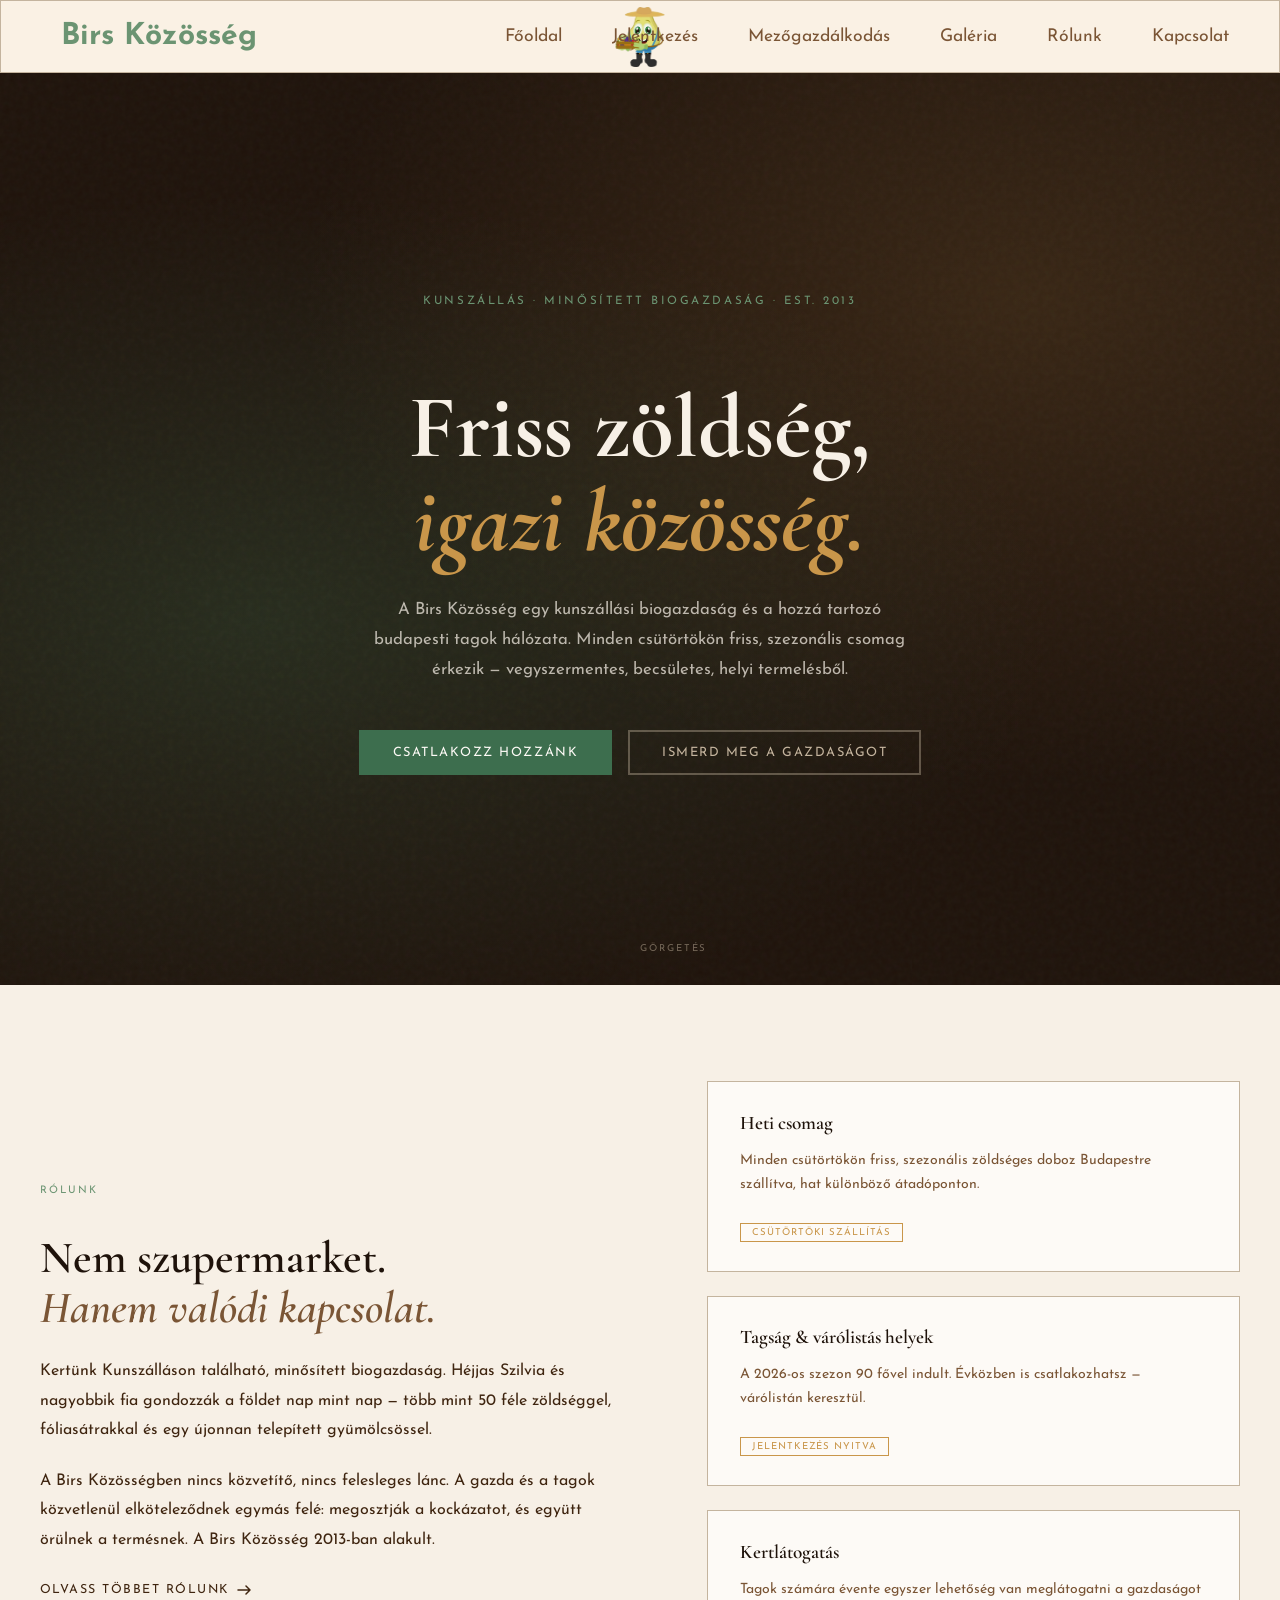
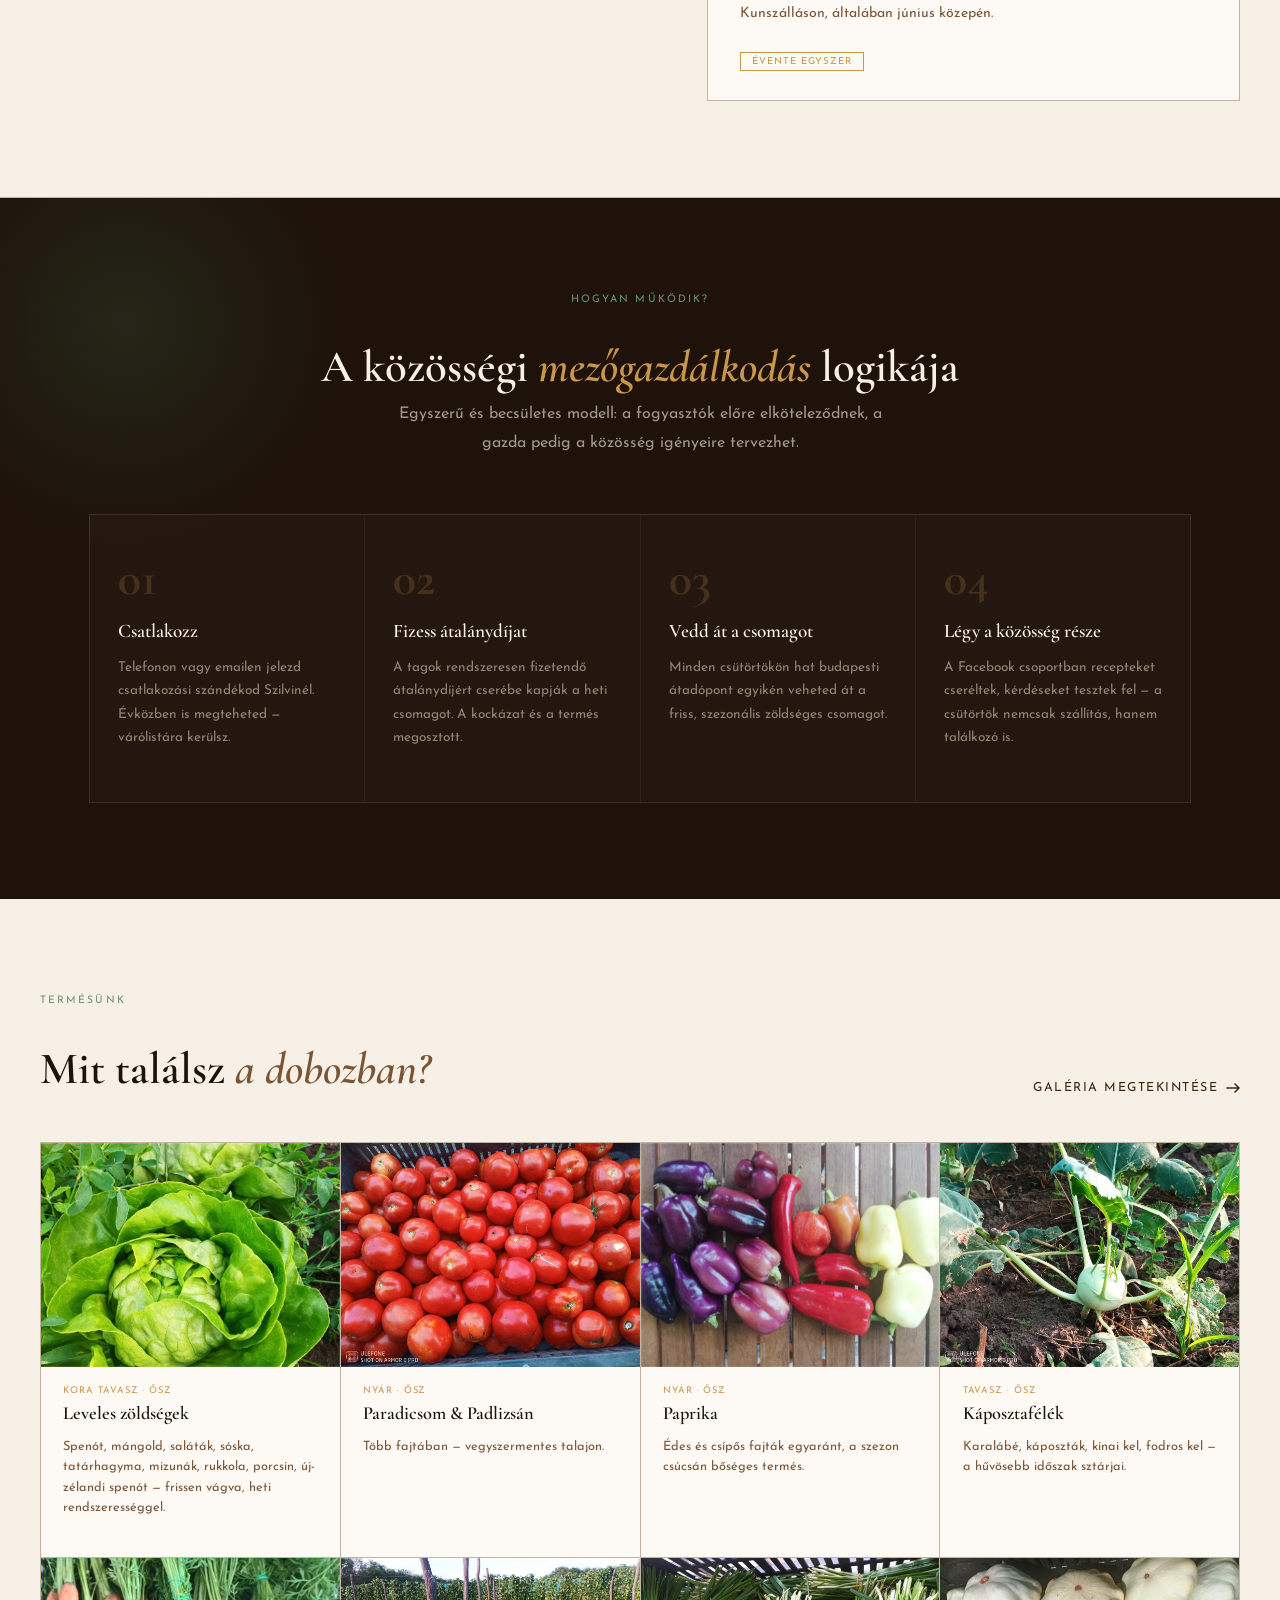
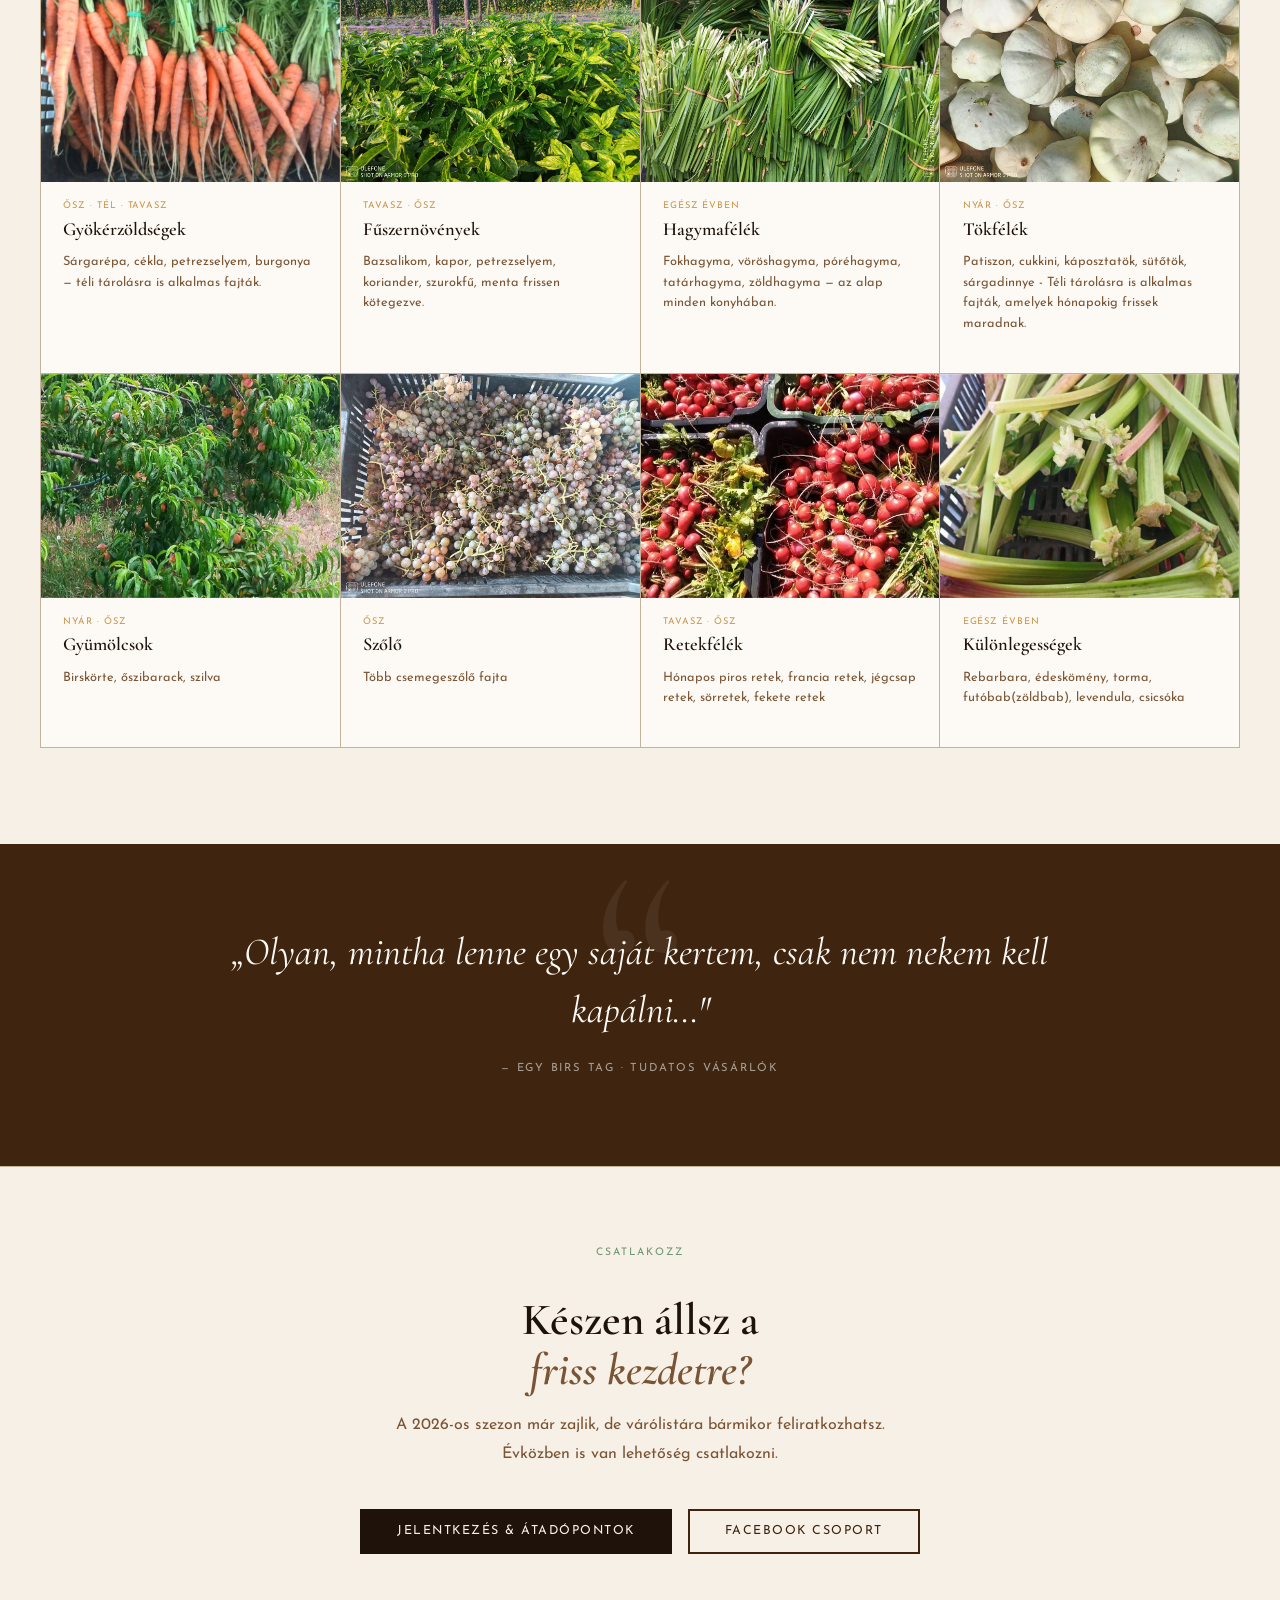
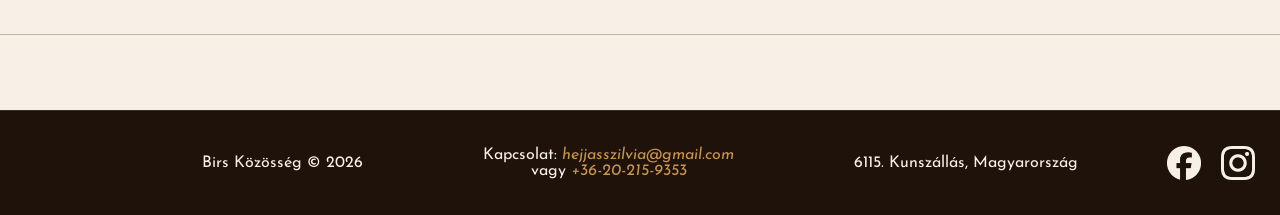
<file: index.html>
<!DOCTYPE html>
<html lang="hu">
<head>
    <meta charset="UTF-8">
    <meta name="viewport" content="width=device-width, initial-scale=1.0">
    <meta name="description" content="A Birs Közösség hivatalos weboldala, ahol információkat találhatsz a közösségi mezőgazdaság rejtelmeiről, jelentkezési lehetőségekről és kapcsolatba léphetsz velünk.">
    <meta name="keywords" content="Birs Közösség, Kovács Tibor, közösségi mezőgazdaság, közösségi mezőgazdálkodás, jelentkezés, kapcsolat, galéria, mezőgazdálkodás, birs, Birs, zöldség, gyümölcs, fenntarthatóság, közösség, Kunszállás, Magyarország, birskozosseg, Héjjas, Szilvia, közösségi kert, helyi termelés, bio, organikus, egészséges életmód, környezetvédelem, fenntartható mezőgazdaság, közösségi támogatás, helyi élelmiszer, Héjjas Szilvia, Tudatos Vásárlók">

    <link rel="preconnect" href="https://fonts.googleapis.com">
    <link rel="preconnect" href="https://fonts.gstatic.com" crossorigin>
    <link href="https://fonts.googleapis.com/css2?family=Cormorant+Garamond:ital,wght@0,300..700;1,300..700&family=Josefin+Sans:ital,wght@0,100..700;1,100..700&display=swap" rel="stylesheet">

    <link rel="stylesheet" href="style.css">
    <script src="script.js"></script>
    <link rel="shortcut icon" href="img/logoszel.png" type="image/x-icon">

    <title>Birs Közösség</title>

    <style>
        /* ── HERO ── */
        .hero {
            position: relative;
            min-height: 88vh;
            background: var(--soil);
            display: flex;
            align-items: center;
            justify-content: center;
            overflow: hidden;
            text-align: center;
            padding: 60px 24px;
        }

        .hero::before {
            content: '';
            position: absolute;
            inset: 0;
            background:
                radial-gradient(ellipse at 20% 60%, rgba(61,110,78,0.28) 0%, transparent 55%),
                radial-gradient(ellipse at 80% 25%, rgba(201,150,74,0.15) 0%, transparent 50%);
            pointer-events: none;
        }

        /* grain on hero */
        .hero::after {
            content: '';
            position: absolute;
            inset: 0;
            background-image: url("data:image/svg+xml,%3Csvg viewBox='0 0 200 200' xmlns='http://www.w3.org/2000/svg'%3E%3Cfilter id='n'%3E%3CfeTurbulence type='fractalNoise' baseFrequency='0.75' numOctaves='4' stitchTiles='stitch'/%3E%3C/filter%3E%3Crect width='100%25' height='100%25' filter='url(%23n)' opacity='0.04'/%3E%3C/svg%3E");
            pointer-events: none;
            z-index: 1;
        }

        .hero-inner {
            position: relative;
            z-index: 2;
            max-width: 820px;
        }

        .hero-eyebrow {
            font-family: 'Josefin Sans', sans-serif;
            font-size: 0.72rem;
            letter-spacing: 0.22em;
            text-transform: uppercase;
            color: var(--sage);
            margin-bottom: 1.4rem;
            opacity: 0;
            animation: hfadeUp 0.8s ease forwards 0.1s;
        }

        .hero-title {
            font-family: 'Cormorant Garamond', serif;
            font-size: clamp(3rem, 7vw, 6rem);
            font-weight: 700;
            line-height: 1.05;
            color: var(--cream);
            margin-bottom: 1.6rem;
            opacity: 0;
            animation: hfadeUp 0.9s ease forwards 0.3s;
        }

        .hero-title em {
            font-style: italic;
            color: var(--straw);
        }

        .hero-sub {
            font-family: 'Josefin Sans', sans-serif;
            font-size: 1.05rem;
            line-height: 1.8;
            color: rgba(247,240,230,0.72);
            max-width: 54ch;
            margin: 0 auto 2.8rem;
            opacity: 0;
            animation: hfadeUp 0.9s ease forwards 0.5s;
        }

        .hero-btns {
            display: flex;
            gap: 1rem;
            justify-content: center;
            flex-wrap: wrap;
            opacity: 0;
            animation: hfadeUp 0.9s ease forwards 0.7s;
        }

        .btn-primary {
            background: var(--meadow);
            color: var(--white);
            font-family: 'Josefin Sans', sans-serif;
            font-size: 0.8rem;
            letter-spacing: 0.12em;
            text-transform: uppercase;
            text-decoration: none;
            padding: 0.85rem 2rem;
            border: 2px solid var(--meadow);
            transition: background 0.3s, color 0.3s, transform 0.2s;
            display: inline-block;
        }

        .btn-primary:hover {
            background: transparent;
            color: var(--sage);
            transform: translateY(-2px);
        }

        .btn-outline {
            background: transparent;
            color: var(--dusk);
            font-family: 'Josefin Sans', sans-serif;
            font-size: 0.8rem;
            letter-spacing: 0.12em;
            text-transform: uppercase;
            text-decoration: none;
            padding: 0.85rem 2rem;
            border: 2px solid rgba(196,180,158,0.4);
            transition: border-color 0.3s, color 0.3s, transform 0.2s;
            display: inline-block;
        }

        .btn-outline:hover {
            border-color: var(--dusk);
            color: var(--cream);
            transform: translateY(-2px);
        }

        .hero-scroll {
            position: absolute;
            bottom: 2rem;
            left: 50%;
            transform: translateX(-50%);
            z-index: 2;
            display: flex;
            flex-direction: column;
            align-items: center;
            gap: 0.4rem;
            opacity: 0;
            animation: hfadeUp 1s ease forwards 1.1s;
        }

        .hero-scroll span {
            font-family: 'Josefin Sans', sans-serif;
            font-size: 0.6rem;
            letter-spacing: 0.2em;
            text-transform: uppercase;
            color: rgba(196,180,158,0.5);
        }

        .scroll-line {
            width: 1px;
            height: 40px;
            background: linear-gradient(to bottom, rgba(196,180,158,0.4), transparent);
            animation: scrollPulse 2s ease-in-out infinite;
        }



        /* ── INTRO ── */
        .intro {
            display: grid;
            grid-template-columns: 1.1fr 1fr;
            max-width: 1200px;
            margin: 0 auto;
            padding: 6rem 2.5rem;
            gap: 5rem;
            align-items: center;
        }

        .intro-text {}

        .section-eyebrow {
            font-family: 'Josefin Sans', sans-serif;
            font-size: 0.65rem;
            letter-spacing: 0.2em;
            text-transform: uppercase;
            color: var(--sage);
            margin-bottom: 0.9rem;
            display: block;
        }

        .section-title {
            font-family: 'Cormorant Garamond', serif;
            font-size: clamp(2rem, 3.5vw, 3.2rem);
            font-weight: 600;
            line-height: 1.12;
            color: var(--soil);
            margin-bottom: 1.5rem;
        }

        .section-title em {
            font-style: italic;
            color: var(--clay);
        }

        .intro-text p {
            font-size: 1rem;
            line-height: 1.85;
            color: var(--bark);
            margin-bottom: 1.3rem;
        }

        .text-link {
            display: inline-flex;
            align-items: center;
            gap: 0.5rem;
            font-family: 'Josefin Sans', sans-serif;
            font-size: 0.78rem;
            letter-spacing: 0.12em;
            text-transform: uppercase;
            color: var(--bark);
            text-decoration: none;
            margin-top: 0.5rem;
            transition: gap 0.25s;
        }

        .text-link:hover { gap: 0.85rem; }

        .intro-aside {
            display: flex;
            flex-direction: column;
            gap: 1.5rem;
        }

        .aside-card {
            background: var(--white);
            border: 1px solid var(--dusk);
            padding: 1.8rem 2rem;
            position: relative;
            overflow: hidden;
            transition: transform 0.3s, box-shadow 0.3s;
        }

        .aside-card::before {
            content: '';
            position: absolute;
            left: 0; top: 0; bottom: 0;
            width: 3px;
            background: var(--bark);
            transform: scaleY(0);
            transition: transform 0.3s ease;
            transform-origin: bottom;
        }

        .aside-card:hover { transform: translateX(4px); box-shadow: -4px 0 0 var(--bark); }
        .aside-card:hover::before { transform: scaleY(1); }

        .aside-card-title {
            font-family: 'Cormorant Garamond', serif;
            font-size: 1.2rem;
            font-weight: 600;
            color: var(--soil);
            margin-bottom: 0.5rem;
        }

        .aside-card p {
            font-size: 0.88rem;
            line-height: 1.7;
            color: var(--clay);
        }

        .aside-card-tag {
            display: inline-block;
            font-family: 'Josefin Sans', sans-serif;
            font-size: 0.6rem;
            letter-spacing: 0.1em;
            text-transform: uppercase;
            padding: 0.25rem 0.7rem;
            border: 1px solid var(--straw);
            color: var(--straw);
            margin-top: 0.75rem;
        }

        /* ── HOW IT WORKS ── */
        .how-section {
            background: var(--soil);
            padding: 6rem 2.5rem;
            text-align: center;
            position: relative;
            overflow: hidden;
        }

        .how-section::before {
            content: '';
            position: absolute;
            top: -100px; left: -100px;
            width: 450px; height: 450px;
            border-radius: 50%;
            background: radial-gradient(circle, rgba(61,110,78,0.22), transparent 70%);
            pointer-events: none;
        }

        .how-section .section-title { color: var(--cream); margin-bottom: 0.5rem; }
        .how-section .section-title em { color: var(--straw); }
        .how-section > p {
            font-size: 1rem;
            color: rgba(247,240,230,0.6);
            max-width: 50ch;
            margin: 0 auto 3.5rem;
            line-height: 1.8;
        }

        .steps-grid {
            display: grid;
            grid-template-columns: repeat(4, 1fr);
            gap: 1px;
            background: rgba(255,255,255,0.07);
            max-width: 1100px;
            margin: 0 auto;
            border: 1px solid rgba(255,255,255,0.07);
        }

        .step-card {
            background: rgba(30,18,10,0.6);
            padding: 2.5rem 1.75rem;
            text-align: left;
            transition: background 0.3s;
            position: relative;
        }

        .step-card::after {
            content: '';
            position: absolute;
            bottom: 0; left: 0; right: 0;
            height: 2px;
            background: var(--straw);
            transform: scaleX(0);
            transition: transform 0.3s ease;
            transform-origin: left;
        }

        .step-card:hover { background: rgba(63,37,16,0.18); }
        .step-card:hover::after { transform: scaleX(1); }

        .step-num {
            font-family: 'Cormorant Garamond', serif;
            font-size: 3rem;
            font-weight: 700;
            color: rgba(201,150,74,0.2);
            line-height: 1;
            margin-bottom: 1rem;
        }

        .step-title {
            font-family: 'Cormorant Garamond', serif;
            font-size: 1.2rem;
            font-weight: 600;
            color: var(--cream);
            margin-bottom: 0.65rem;
        }

        .step-desc {
            font-size: 0.85rem;
            line-height: 1.7;
            color: rgba(196,180,158,0.7);
        }

        /* ── PRODUCE PREVIEW ── */
        .produce-section {
            padding: 6rem 2.5rem;
            max-width: 1200px;
            margin: 0 auto;
        }

        .produce-section-header {
            display: flex;
            justify-content: space-between;
            align-items: flex-end;
            margin-bottom: 3rem;
            flex-wrap: wrap;
            gap: 1rem;
        }

        .produce-grid {
            display: grid;
            grid-template-columns: repeat(4, 1fr);
            gap: 1px;
            background: var(--dusk);
            border: 1px solid var(--dusk);
        }

        .produce-card {
            background: var(--white);
            padding: 0;
            position: relative;
            overflow: hidden;
            transition: background 0.25s;
            display: flex;
            flex-direction: column;
        }

        .produce-card::after {
            content: '';
            position: absolute;
            bottom: 0; left: 0; right: 0;
            height: 3px;
            background: var(--bark);
            transform: scaleX(0);
            transition: transform 0.3s ease;
            transform-origin: left;
        }

        .produce-card:hover { background: var(--cream); }
        .produce-card:hover::after { transform: scaleX(1); }

        .produce-img-wrap {
            width: 100%;
            aspect-ratio: 4 / 3;
            overflow: hidden;
            background: var(--dusk);
            flex-shrink: 0;
        }

        .produce-img-wrap img {
            width: 100%;
            height: 100%;
            object-fit: cover;
            display: block;
            transition: transform 0.5s ease;
        }

        .produce-card:hover .produce-img-wrap img {
            transform: scale(1.05);
        }

        /* placeholder shown when no image is set */
        .produce-img-wrap:empty::after,
        .produce-img-wrap .img-placeholder {
            display: flex;
            align-items: center;
            justify-content: center;
            width: 100%;
            height: 100%;
            font-family: 'Josefin Sans', sans-serif;
            font-size: 0.6rem;
            letter-spacing: 0.14em;
            text-transform: uppercase;
            color: var(--clay);
            background: var(--cream);
        }

        .produce-card-body {
            padding: 1.2rem 1.4rem 1.6rem;
        }

        .produce-name {
            font-family: 'Cormorant Garamond', serif;
            font-size: 1.15rem;
            font-weight: 600;
            color: var(--soil);
            margin-bottom: 0.25rem;
        }

        .produce-note {
            font-size: 0.8rem;
            color: var(--clay);
            line-height: 1.6;
        }

        .produce-tag {
            font-family: 'Josefin Sans', sans-serif;
            font-size: 0.58rem;
            letter-spacing: 0.1em;
            text-transform: uppercase;
            color: var(--straw);
            margin-bottom: 0.45rem;
            display: block;
        }

        /* ── QUOTE BAND ── */
        .quote-band {
            background: var(--bark);
            padding: 5rem 2.5rem;
            text-align: center;
            position: relative;
            overflow: hidden;
        }

        .quote-band::before {
            content: '\201C';
            position: absolute;
            top: -1rem;
            left: 50%;
            transform: translateX(-50%);
            font-family: 'Cormorant Garamond', serif;
            font-size: 18rem;
            color: rgba(255,255,255,0.06);
            line-height: 1;
            pointer-events: none;
        }

        .quote-text {
            font-family: 'Cormorant Garamond', serif;
            font-size: clamp(1.5rem, 3vw, 2.4rem);
            font-weight: 400;
            font-style: italic;
            color: var(--white);
            max-width: 820px;
            margin: 0 auto 1.5rem;
            line-height: 1.5;
            position: relative;
            z-index: 1;
        }

        .quote-source {
            font-family: 'Josefin Sans', sans-serif;
            font-size: 0.7rem;
            letter-spacing: 0.16em;
            text-transform: uppercase;
            color: rgba(255,255,255,0.55);
            position: relative;
            z-index: 1;
        }

        /* ── NEWS / HIGHLIGHTS ── */
        .highlights-section {
            padding: 6rem 2.5rem;
            max-width: 1200px;
            margin: 0 auto;
        }

        .highlights-grid {
            display: grid;
            grid-template-columns: 1.6fr 1fr;
            gap: 2px;
            background: var(--dusk);
            border: 1px solid var(--dusk);
        }

        .highlight-main {
            background: var(--soil);
            padding: 3.5rem;
            display: flex;
            flex-direction: column;
            justify-content: flex-end;
            min-height: 380px;
            position: relative;
            overflow: hidden;
        }

        .highlight-main::before {
            content: '';
            position: absolute;
            inset: 0;
            background: radial-gradient(ellipse at 30% 30%, rgba(61,110,78,0.3), transparent 60%);
            pointer-events: none;
        }

        .highlight-tag {
            font-family: 'Josefin Sans', sans-serif;
            font-size: 0.6rem;
            letter-spacing: 0.18em;
            text-transform: uppercase;
            color: var(--straw);
            margin-bottom: 0.75rem;
            position: relative;
            z-index: 1;
        }

        .highlight-title {
            font-family: 'Cormorant Garamond', serif;
            font-size: 1.9rem;
            font-weight: 600;
            color: var(--cream);
            line-height: 1.2;
            margin-bottom: 1rem;
            position: relative;
            z-index: 1;
        }

        .highlight-desc {
            font-size: 0.9rem;
            line-height: 1.75;
            color: rgba(247,240,230,0.65);
            margin-bottom: 1.5rem;
            position: relative;
            z-index: 1;
        }

        .highlight-link {
            font-family: 'Josefin Sans', sans-serif;
            font-size: 0.72rem;
            letter-spacing: 0.12em;
            text-transform: uppercase;
            color: var(--sage);
            text-decoration: none;
            display: inline-flex;
            align-items: center;
            gap: 0.5rem;
            transition: gap 0.25s;
            position: relative;
            z-index: 1;
        }

        .highlight-link:hover { gap: 0.85rem; }

        .highlights-side {
            display: flex;
            flex-direction: column;
            gap: 2px;
        }

        .highlight-small {
            background: var(--white);
            padding: 2rem 2rem;
            flex: 1;
            display: flex;
            flex-direction: column;
            justify-content: center;
            transition: background 0.25s;
            text-decoration: none;
        }

        .highlight-small:hover { background: var(--mist); }

        .highlight-small-num {
            font-family: 'Cormorant Garamond', serif;
            font-size: 1.8rem;
            font-weight: 700;
            color: var(--dusk);
            line-height: 1;
            margin-bottom: 0.5rem;
        }

        .highlight-small-title {
            font-family: 'Cormorant Garamond', serif;
            font-size: 1.1rem;
            font-weight: 600;
            color: var(--soil);
            margin-bottom: 0.4rem;
        }

        .highlight-small-desc {
            font-size: 0.82rem;
            line-height: 1.65;
            color: var(--clay);
        }

        /* ── CTA BAND ── */
        .cta-band {
            background: var(--cream);
            border-top: 1px solid var(--dusk);
            border-bottom: 1px solid var(--dusk);
            padding: 5rem 2.5rem;
            text-align: center;
        }

        .cta-band .section-title { margin-bottom: 1rem; }

        .cta-band p {
            font-size: 1rem;
            color: var(--clay);
            max-width: 52ch;
            margin: 0 auto 2.5rem;
            line-height: 1.8;
        }

        .cta-band-btns {
            display: flex;
            gap: 1rem;
            justify-content: center;
            flex-wrap: wrap;
        }

        .btn-dark {
            background: var(--soil);
            color: var(--cream);
            font-family: 'Josefin Sans', sans-serif;
            font-size: 0.78rem;
            letter-spacing: 0.12em;
            text-transform: uppercase;
            text-decoration: none;
            padding: 0.9rem 2.2rem;
            border: 2px solid var(--soil);
            transition: background 0.3s, color 0.3s, transform 0.2s;
            display: inline-block;
        }

        .btn-dark:hover {
            background: var(--bark);
            transform: translateY(-2px);
        }

        .btn-sage {
            background: transparent;
            color: var(--bark);
            font-family: 'Josefin Sans', sans-serif;
            font-size: 0.78rem;
            letter-spacing: 0.12em;
            text-transform: uppercase;
            text-decoration: none;
            padding: 0.9rem 2.2rem;
            border: 2px solid var(--bark);
            transition: background 0.3s, color 0.3s, transform 0.2s;
            display: inline-block;
        }

        .btn-sage:hover {
            background: var(--bark);
            color: var(--white);
            transform: translateY(-2px);
        }

        /* ── DIVIDERS ── */
        .divider {
            width: 100%;
            height: 1px;
            background: var(--dusk);
        }

        /* ── ANIMATIONS ── */
        @keyframes hfadeUp {
            from { opacity: 0; transform: translateY(20px); }
            to   { opacity: 1; transform: translateY(0); }
        }

        @keyframes scrollPulse {
            0%, 100% { opacity: 0.4; transform: scaleY(1); }
            50%       { opacity: 1;   transform: scaleY(1.15); }
        }

        /* ── RESPONSIVE ── */
        @media (max-width: 900px) {
            .stats-strip { grid-template-columns: repeat(2, 1fr); }
            .stat-cell:nth-child(2) { border-right: none; }
            .intro { grid-template-columns: 1fr; gap: 3rem; padding: 4rem 1.5rem; }
            .steps-grid { grid-template-columns: 1fr 1fr; }
            .produce-grid { grid-template-columns: 1fr 1fr; }
            .highlights-grid { grid-template-columns: 1fr; }
            .highlight-main { min-height: 300px; }
            .highlights-side { flex-direction: row; }
            .highlight-small { flex-direction: column; }
            .produce-section, .highlights-section { padding: 4rem 1.5rem; }
            .how-section, .quote-band, .cta-band { padding: 4rem 1.5rem; }
        }

        @media (max-width: 600px) {
            .steps-grid { grid-template-columns: 1fr; }
            .produce-grid { grid-template-columns: 1fr 1fr; }
            .highlights-side { flex-direction: column; }
            .hero-btns { flex-direction: column; align-items: center; }
            .stats-strip { grid-template-columns: 1fr 1fr; }
            .produce-section-header { flex-direction: column; align-items: flex-start; }
        }
    </style>
</head>
<body>

    <!-- HEADER -->
    <header>
        <a class="header-bal" href="index.html">
            Birs Közösség
        </a>
        <a href="index.html">
            <img src="img/logoszel.png" alt="logo">
        </a>
        <button class="nav-toggle" aria-expanded="false" aria-controls="main-nav" type="button">
            <span class="sr-only">Toggle navigation</span>
            <img src="img/menu.svg" alt="Menu" width="35" height="35">
        </button>
        <ul class="nav" id="main-nav">
            <li><a href="index.html">Főoldal</a></li>
            <li><a href="jelentkezes.html">Jelentkezés</a></li>
            <li><a href="mezo.html">Mezőgazdálkodás</a></li>
            <li><a href="galeria.html">Galéria</a></li>
            <li><a href="rolunk.html">Rólunk</a></li>
            <li><a href="kapcsolat.html">Kapcsolat</a></li>
        </ul>
    </header>

    <main>

        <!-- ── HERO ── -->
        <section class="hero">
            <div class="hero-inner">
                <p class="hero-eyebrow">Kunszállás · Minősített biogazdaság · Est. 2013</p>
                <h1 class="hero-title">
                    Friss zöldség,<br />
                    <em>igazi közösség.</em>
                </h1>
                <p class="hero-sub">
                    A Birs Közösség egy kunszállási biogazdaság és a hozzá tartozó budapesti tagok hálózata. Minden csütörtökön friss, szezonális csomag érkezik — vegyszermentes, becsületes, helyi termelésből.
                </p>
                <div class="hero-btns">
                    <a href="jelentkezes.html" class="btn-primary">Csatlakozz hozzánk</a>
                    <a href="rolunk.html" class="btn-outline">Ismerd meg a gazdaságot</a>
                </div>
            </div>
            <div class="hero-scroll">
                <div class="scroll-line"></div>
                <span>Görgetés</span>
            </div>
        </section>



        <!-- ── INTRO ── -->
        <section class="intro">
            <div class="intro-text">
                <span class="section-eyebrow">Rólunk</span>
                <h2 class="section-title">Nem szupermarket.<br /><em>Hanem valódi kapcsolat.</em></h2>
                <p>Kertünk Kunszálláson található, minősített biogazdaság. Héjjas Szilvia és nagyobbik fia gondozzák a földet nap mint nap — több mint 50 féle zöldséggel, fóliasátrakkal és egy újonnan telepített gyümölcsössel.</p>
                <p>A Birs Közösségben nincs közvetítő, nincs felesleges lánc. A gazda és a tagok közvetlenül elköteleződnek egymás felé: megosztják a kockázatot, és együtt örülnek a termésnek. A Birs Közösség 2013-ban alakult.</p>
                <a href="rolunk.html" class="text-link">
                    Olvass többet rólunk
                    <svg width="14" height="10" viewBox="0 0 14 10" fill="none"><path d="M1 5h12M9 1l4 4-4 4" stroke="currentColor" stroke-width="1.5" stroke-linecap="round" stroke-linejoin="round"/></svg>
                </a>
            </div>
            <div class="intro-aside">
                <div class="aside-card">
                    <div class="aside-card-title">Heti csomag</div>
                    <p>Minden csütörtökön friss, szezonális zöldséges doboz Budapestre szállítva, hat különböző átadóponton.</p>
                    <span class="aside-card-tag">Csütörtöki szállítás</span>
                </div>
                <div class="aside-card">
                    <div class="aside-card-title">Tagság & várólistás helyek</div>
                    <p>A 2026-os szezon 90 fővel indult. Évközben is csatlakozhatsz — várólistán keresztül.</p>
                    <span class="aside-card-tag">Jelentkezés nyitva</span>
                </div>
                <div class="aside-card">
                    <div class="aside-card-title">Kertlátogatás</div>
                    <p>Tagok számára évente egyszer lehetőség van meglátogatni a gazdaságot Kunszálláson, általában június közepén.</p>
                    <span class="aside-card-tag">Évente egyszer</span>
                </div>
            </div>
        </section>

        <div class="divider"></div>

        <!-- ── HOW IT WORKS ── -->
        <section class="how-section">
            <span class="section-eyebrow" style="color: var(--sage);">Hogyan működik?</span>
            <h2 class="section-title">A közösségi <em>mezőgazdálkodás</em> logikája</h2>
            <p>Egyszerű és becsületes modell: a fogyasztók előre elköteleződnek, a gazda pedig a közösség igényeire tervezhet.</p>

            <div class="steps-grid">
                <div class="step-card">
                    <div class="step-num">01</div>
                    <div class="step-title">Csatlakozz</div>
                    <p class="step-desc">Telefonon vagy emailen jelezd csatlakozási szándékod Szilvinél. Évközben is megteheted — várólistára kerülsz.</p>
                </div>
                <div class="step-card">
                    <div class="step-num">02</div>
                    <div class="step-title">Fizess átalánydíjat</div>
                    <p class="step-desc">A tagok rendszeresen fizetendő átalánydíjért cserébe kapják a heti csomagot. A kockázat és a termés megosztott.</p>
                </div>
                <div class="step-card">
                    <div class="step-num">03</div>
                    <div class="step-title">Vedd át a csomagot</div>
                    <p class="step-desc">Minden csütörtökön hat budapesti átadópont egyikén veheted át a friss, szezonális zöldséges csomagot.</p>
                </div>
                <div class="step-card">
                    <div class="step-num">04</div>
                    <div class="step-title">Légy a közösség része</div>
                    <p class="step-desc">A Facebook csoportban recepteket cseréltek, kérdéseket tesztek fel — a csütörtök nemcsak szállítás, hanem találkozó is.</p>
                </div>
            </div>
        </section>

        <!-- ── PRODUCE ── -->
        <section class="produce-section">
            <div class="produce-section-header">
                <div>
                    <span class="section-eyebrow">Termésünk</span>
                    <h2 class="section-title" style="margin-bottom: 0;">Mit találsz <em>a dobozban?</em></h2>
                </div>
                <a href="galeria.html" class="text-link" style="align-self: flex-end;">
                    Galéria megtekintése
                    <svg width="14" height="10" viewBox="0 0 14 10" fill="none"><path d="M1 5h12M9 1l4 4-4 4" stroke="currentColor" stroke-width="1.5" stroke-linecap="round" stroke-linejoin="round"/></svg>
                </a>
            </div>
            <div class="produce-grid">
                <div class="produce-card">
                    <div class="produce-img-wrap">
                        <div class="img-placeholder"><img src="img/35.jpg" alt="Leveles"></div>
                    </div>
                    <div class="produce-card-body">
                        <span class="produce-tag">Kora Tavasz · Ősz</span>
                        <div class="produce-name">Leveles zöldségek</div>
                        <p class="produce-note">Spenót, mángold, saláták, sóska, tatárhagyma, mizunák, rukkola, porcsin, új-zélandi spenót — frissen vágva, heti rendszerességgel.</p>
                    </div>
                </div>
                <div class="produce-card">
                    <div class="produce-img-wrap">
                        <div class="img-placeholder"><img src="img/paradicsom.jpg" alt="Paradicsom"></div>
                    </div>
                    <div class="produce-card-body">
                        <span class="produce-tag">Nyár · Ősz</span>
                        <div class="produce-name">Paradicsom & Padlizsán</div>
                        <p class="produce-note">Több fajtában — vegyszermentes talajon.</p>
                    </div>
                </div>
                <div class="produce-card">
                    <div class="produce-img-wrap">
                        <div class="img-placeholder"><img src="img/paprika.jpg" alt="Paprika"></div>
                    </div>
                    <div class="produce-card-body">
                        <span class="produce-tag">Nyár · Ősz</span>
                        <div class="produce-name">Paprika</div>
                        <p class="produce-note">Édes és csípős fajták egyaránt, a szezon csúcsán bőséges termés.</p>
                    </div>
                </div>
                <div class="produce-card">
                    <div class="produce-img-wrap">
                        <div class="img-placeholder"><img src="img/2.jpg" alt="Karalábé"></div>
                    </div>
                    <div class="produce-card-body">
                        <span class="produce-tag">Tavasz · Ősz</span>
                        <div class="produce-name">Káposztafélék</div>
                        <p class="produce-note">Karalábé, káposzták, kínai kel, fodros kel — a hűvösebb időszak sztárjai.</p>
                    </div>
                </div>
                <div class="produce-card">
                    <div class="produce-img-wrap">
                        <div class="img-placeholder"><img src="img/repa.jpg" alt="Répa"></div>
                    </div>
                    <div class="produce-card-body">
                        <span class="produce-tag">Ősz · Tél · Tavasz</span>
                        <div class="produce-name">Gyökérzöldségek</div>
                        <p class="produce-note">Sárgarépa, cékla, petrezselyem, burgonya — téli tárolásra is alkalmas fajták.</p>
                    </div>
                </div>
                <div class="produce-card">
                    <div class="produce-img-wrap">
                        <div class="img-placeholder"><img src="img/1.jpg" alt="Zeller"></div>
                    </div>
                    <div class="produce-card-body">
                        <span class="produce-tag">Tavasz · Ősz</span>
                        <div class="produce-name">Fűszernövények</div>
                        <p class="produce-note">Bazsalikom, kapor, petrezselyem, koriander, szurokfű, menta frissen kötegezve.</p>
                    </div>
                </div>
                <div class="produce-card">
                    <div class="produce-img-wrap">
                        <div class="img-placeholder"><img src="img/hagyma.jpg" alt="Hagyma"></div>
                    </div>
                    <div class="produce-card-body">
                        <span class="produce-tag">Egész évben</span>
                        <div class="produce-name">Hagymafélék</div>
                        <p class="produce-note">Fokhagyma, vöröshagyma, póréhagyma, tatárhagyma, zöldhagyma — az alap minden konyhában.</p>
                    </div>
                </div>
                <div class="produce-card">
                    <div class="produce-img-wrap">
                        <div class="img-placeholder"><img src="img/tok.jpg" alt="Csillagtök"></div>
                    </div>
                    <div class="produce-card-body">
                        <span class="produce-tag">Nyár · Ősz</span>
                        <div class="produce-name">Tökfélék</div>
                        <p class="produce-note">Patiszon, cukkini, káposztatök, sütőtök, sárgadinnye - Téli tárolásra is alkalmas fajták, amelyek hónapokig frissek maradnak.</p>
                    </div>
                </div>
                <div class="produce-card">
                    <div class="produce-img-wrap">
                        <div class="img-placeholder"><img src="img/50.jpg" alt="Csillagtök"></div>
                    </div>
                    <div class="produce-card-body">
                        <span class="produce-tag">Nyár · Ősz</span>
                        <div class="produce-name">Gyümölcsok</div>
                        <p class="produce-note">Birskörte, őszibarack, szilva</p>
                    </div>
                </div>
                <div class="produce-card">
                    <div class="produce-img-wrap">
                        <div class="img-placeholder"><img src="img/szolo.jpg" alt="Csillagtök"></div>
                    </div>
                    <div class="produce-card-body">
                        <span class="produce-tag">Ősz</span>
                        <div class="produce-name">Szőlő</div>
                        <p class="produce-note">Több csemegeszőlő fajta</p>
                    </div>
                </div>
                <div class="produce-card">
                    <div class="produce-img-wrap">
                        <div class="img-placeholder"><img src="img/retek.jpg" alt="Csillagtök"></div>
                    </div>
                    <div class="produce-card-body">
                        <span class="produce-tag">Tavasz · Ősz</span>
                        <div class="produce-name">Retekfélék</div>
                        <p class="produce-note">Hónapos piros retek, francia retek, jégcsap retek, sörretek, fekete retek</p>
                    </div>
                </div>
                <div class="produce-card">
                    <div class="produce-img-wrap">
                        <div class="img-placeholder"><img src="img/rebarbara.jpg" alt="Csillagtök"></div>
                    </div>
                    <div class="produce-card-body">
                        <span class="produce-tag">Egész évben</span>
                        <div class="produce-name">Különlegességek</div>
                        <p class="produce-note">Rebarbara, édeskömény, torma, futóbab(zöldbab), levendula, csicsóka</p>
                    </div>
                </div>
            </div>
        </section>

        <!-- ── QUOTE ── -->
        <section class="quote-band">
            <blockquote class="quote-text">
                „Olyan, mintha lenne egy saját kertem, csak nem nekem kell kapálni…"
            </blockquote>
            <p class="quote-source">— Egy Birs tag · Tudatos Vásárlók</p>
        </section>



        <!-- ── CTA ── -->
        <section class="cta-band">
            <span class="section-eyebrow">Csatlakozz</span>
            <h2 class="section-title">Készen állsz a<br /><em>friss kezdetre?</em></h2>
            <p>A 2026-os szezon már zajlik, de várólistára bármikor feliratkozhatsz. Évközben is van lehetőség csatlakozni.</p>
            <div class="cta-band-btns">
                <a href="jelentkezes.html" class="btn-dark">Jelentkezés & átadópontok</a>
                <a href="https://www.facebook.com/groups/141650276009754/" target="_blank" rel="noopener noreferrer" class="btn-sage">Facebook csoport</a>
            </div>
        </section>

    </main>

    <!-- FOOTER -->
    <footer class="site-footer">
        <div class="footer-content">
            <p>Birs Közösség &copy; 2026</p>
            <p>Kapcsolat: <span style="font-style: italic; color: var(--straw);">hejjasszilvia@gmail.com</span><br> vagy <span style="font-style: italic; color: var(--straw);"> +36-20-215-9353</span></p>
            <p>6115. Kunszállás, Magyarország</p>
        </div>
        <div class="footer-social">
            <a href="https://www.facebook.com/groups/141650276009754/" target="_blank" rel="noopener noreferrer">
                <img src="img/facebook-app-round-white-icon.webp" alt="Facebook logo">
            </a>
            <a href="https://www.instagram.com/birskozosseg/" target="_blank" rel="noopener noreferrer">
                <img src="img/instagram-white-icon.webp" alt="Instagram logo">
            </a>
        </div>
    </footer>

</body>
</html>
</file>
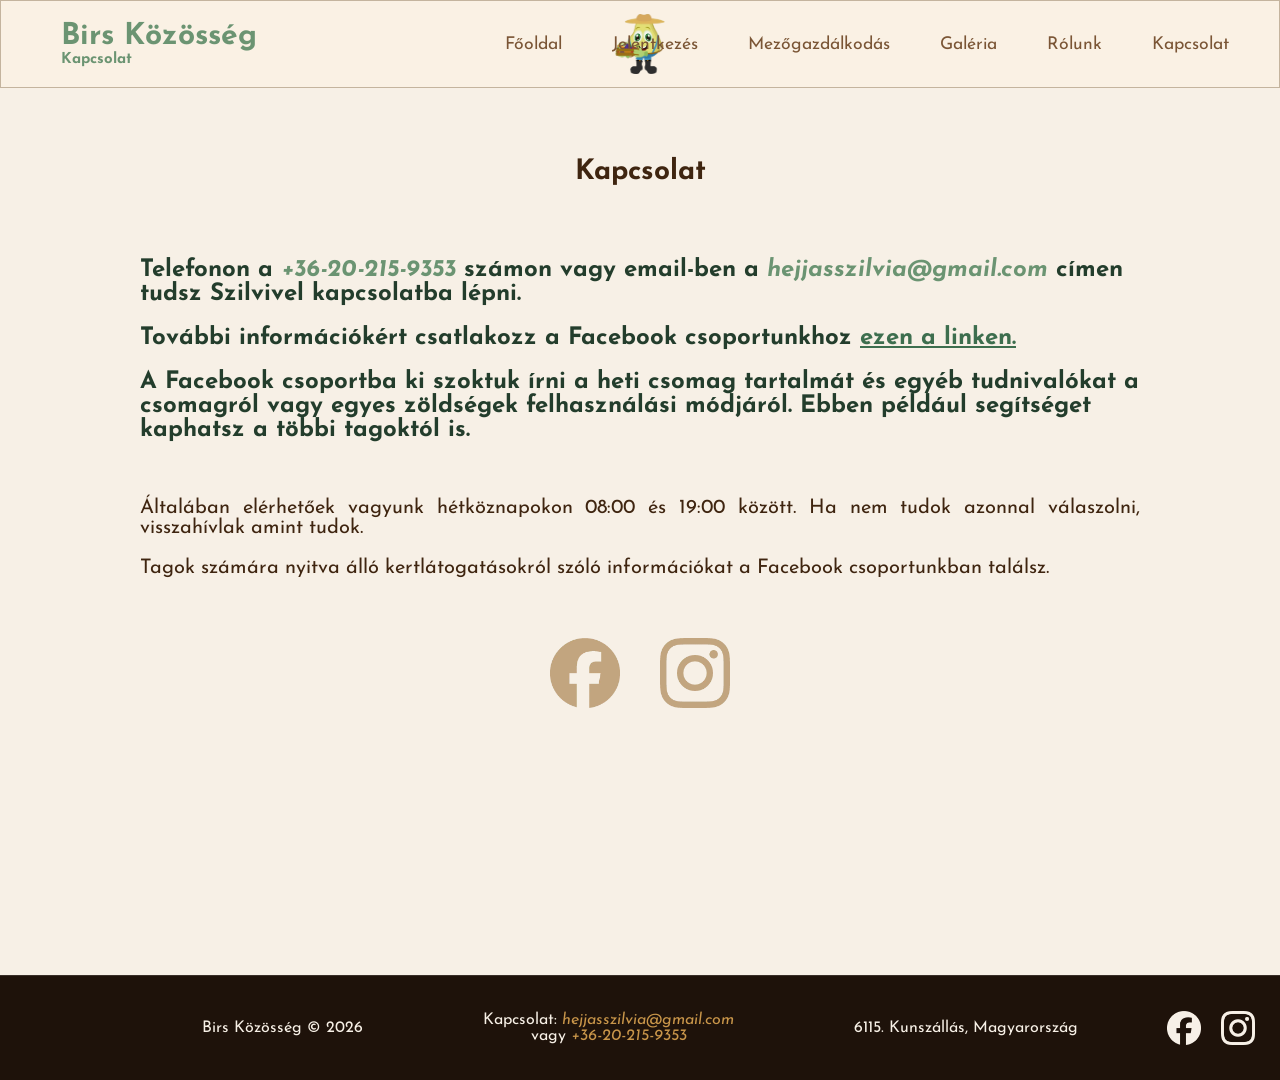
<file: kapcsolat.html>
<!DOCTYPE html>
<html lang="en">
<head>
    <meta charset="UTF-8">
    <meta name="viewport" content="width=device-width, initial-scale=1.0">  

    <link rel="preconnect" href="https://fonts.googleapis.com">
    <link rel="preconnect" href="https://fonts.gstatic.com" crossorigin>
    <link href="https://fonts.googleapis.com/css2?family=Cormorant+Garamond:ital,wght@0,300..700;1,300..700&family=Josefin+Sans:ital,wght@0,100..700;1,100..700&display=swap" rel="stylesheet">

    <link rel="stylesheet" href="style.css">
    <script src="script.js"></script>
    <link rel="shortcut icon" href="img/logoszel.png" type="image/x-icon">

    <title>Birs Közösség</title>
</head>
<body>
    <header>
        
        <div>
        <a class="header-bal" href="index.html">
            Birs Közösség
        </a>
        <p class="p-bal">Kapcsolat</p>
        </div>
    <a href="index.html">
    <img src="img/logoszel.png" alt="logo">
    </a>
    
    <button class="nav-toggle" aria-expanded="false" aria-controls="main-nav" type="button">
        <span class="sr-only">Toggle navigation</span>
        <img src="img/menu.svg" alt="Menu" width="35" height="35">
    </button>
   
   <ul class="nav" id="main-nav">
        <li><a href="index.html">Főoldal</a></li>
        <li><a href="jelentkezes.html">Jelentkezés</a></li>
        <li><a href="mezo.html">Mezőgazdálkodás</a></li>
        <li><a href="galeria.html">Galéria</a></li>
        <li><a href="rolunk.html">Rólunk</a></li>
        <li><a href="kapcsolat.html">Kapcsolat</a></li>
    </ul>
    </header>

    <div class="jelentkezes">
        <h1>Kapcsolat</h1> <br><br>
        
        <h2>Telefonon a <span style="font-style: italic;color: var(--sage);">+36-20-215-9353</span> számon vagy email-ben a <span style="font-style: italic;color: var(--sage);">hejjasszilvia@gmail.com</span> címen tudsz Szilvivel kapcsolatba lépni.</h2>
        <h2>További információkért csatlakozz a Facebook csoportunkhoz <a style="color: var(--meadow);" href="https://www.facebook.com/groups/141650276009754/" target="_blank">ezen a linken.</a></h2>
        <h2>A Facebook csoportba ki szoktuk írni a heti csomag tartalmát és egyéb tudnivalókat a csomagról vagy egyes zöldségek felhasználási módjáról. Ebben például segítséget kaphatsz a többi tagoktól is.</h2> <br>
        <p>Általában elérhetőek vagyunk hétköznapokon 08:00 és 19:00 között. Ha nem tudok azonnal válaszolni, visszahívlak amint tudok.</p>
        <p>Tagok számára nyitva álló kertlátogatásokról szóló információkat a Facebook csoportunkban találsz.</p>

    </div>

    <div class="kapcssocial">

        <a href="https://www.facebook.com/groups/141650276009754/" target="_blank" rel="noopener noreferrer">
                <img src="img/facebook-app-round-white-icon.webp" alt="Facebook logo">
            </a>
        <a href="https://www.instagram.com/birskozosseg/" target="_blank" rel="noopener noreferrer">
                <img src="img/instagram-white-icon.webp" alt="Instagram logo">
            </a>

    </div>
    

    <footer class="site-footer">
        <div class="footer-content">
            <p>Birs Közösség &copy; 2026</p>
            <p>Kapcsolat: <span style="font-style: italic; color: var(--straw);">hejjasszilvia@gmail.com</span><br> vagy <span style="font-style: italic; color: var(--straw);"> +36-20-215-9353</span></p>
            <p>6115. Kunszállás, Magyarország</p>
        </div>
        <div class="footer-social">
            <a href="https://www.facebook.com/groups/141650276009754/" target="_blank" rel="noopener noreferrer">
                <img src="img/facebook-app-round-white-icon.webp" alt="Facebook logo">
            </a>
            <a href="https://www.instagram.com/birskozosseg/" target="_blank" rel="noopener noreferrer">
                <img src="img/instagram-white-icon.webp" alt="Instagram logo">
            </a>
        </div>
    </footer>
</body>
</html>
</file>
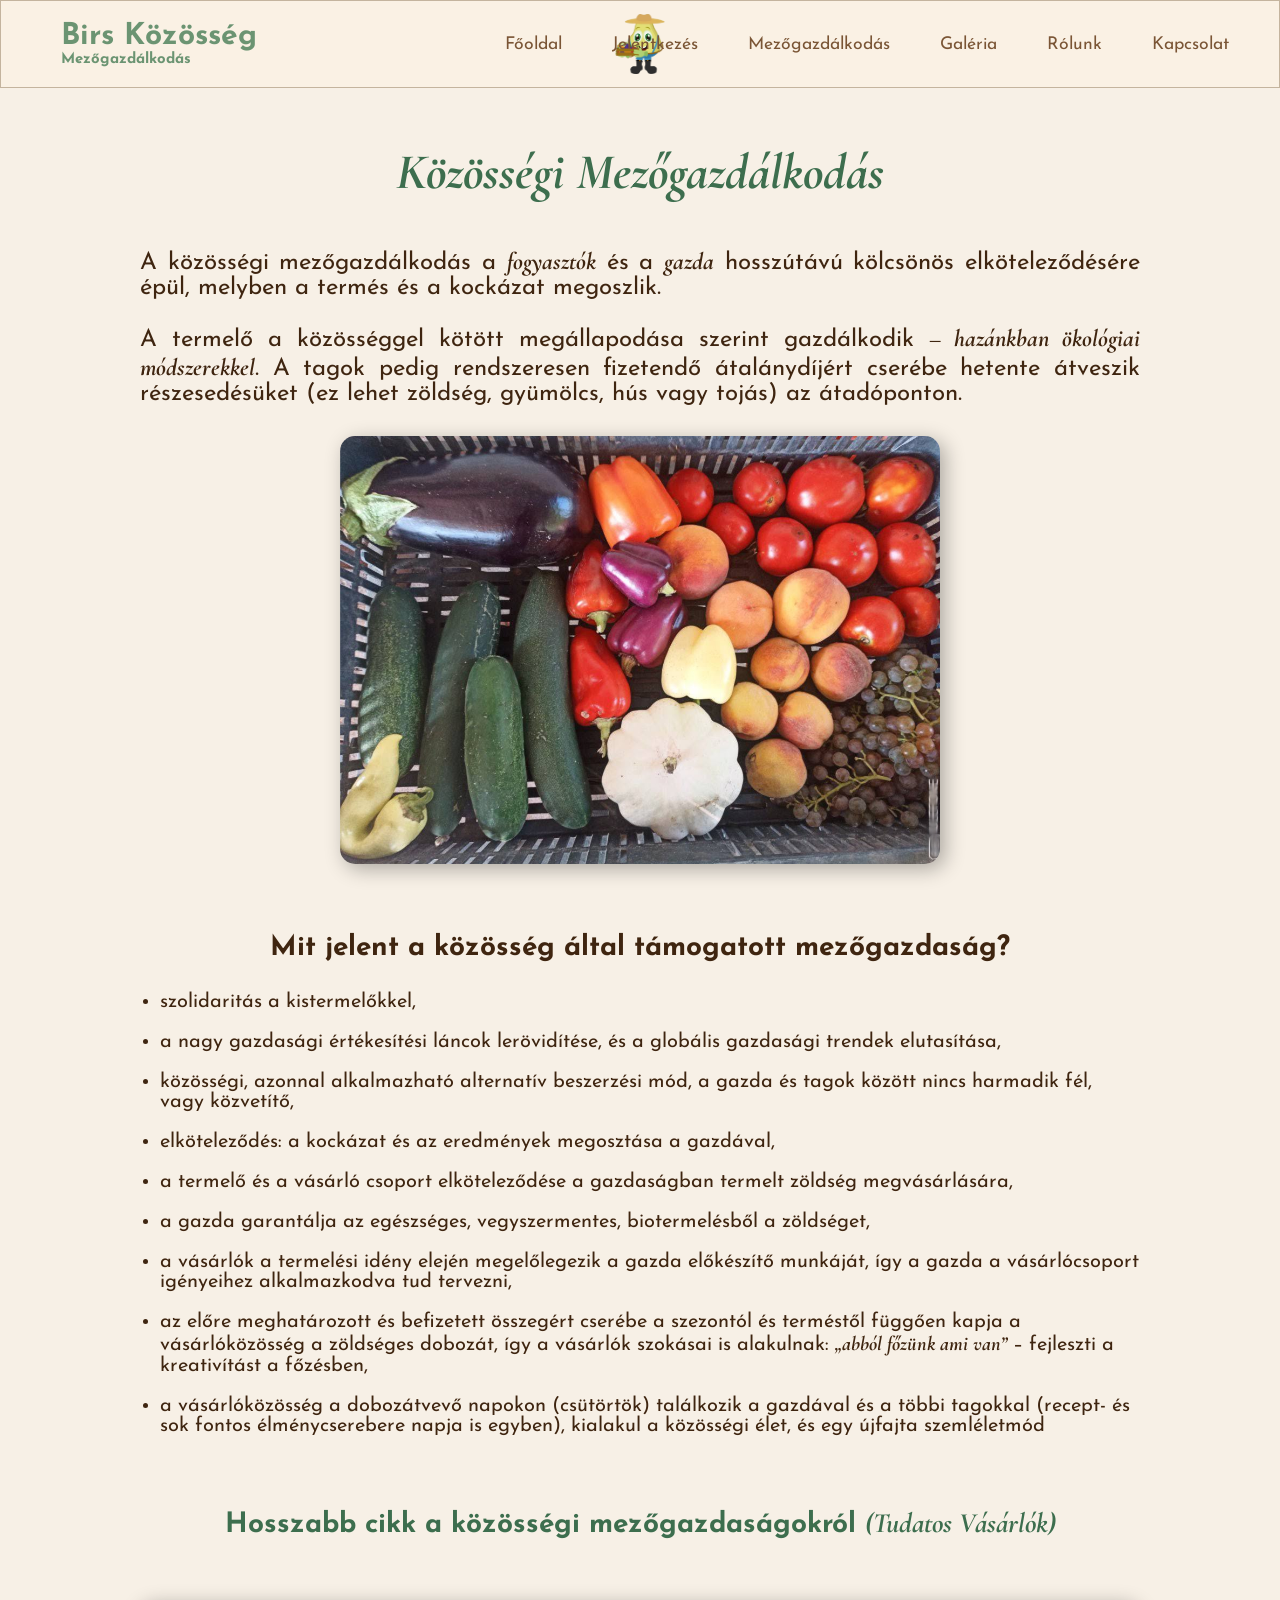
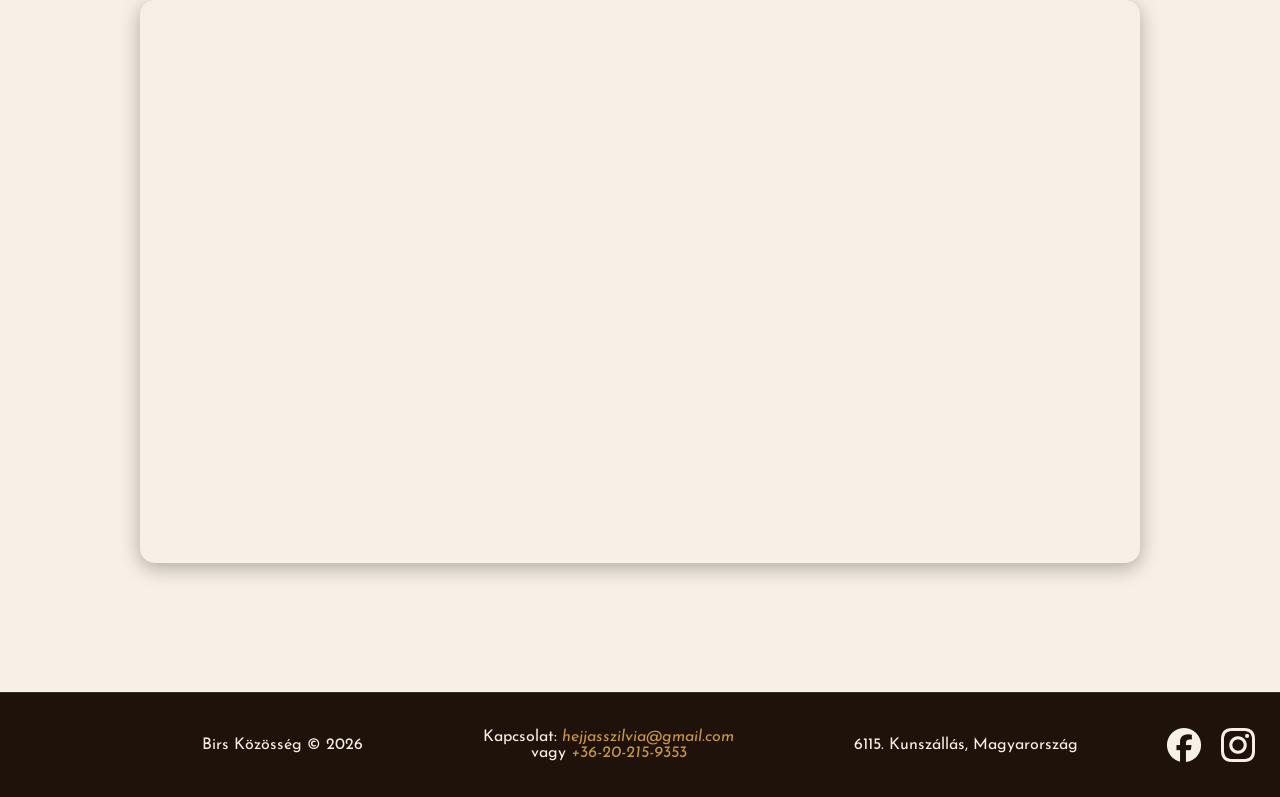
<file: mezo.html>
<!DOCTYPE html>
<html lang="en">
<head>
    <meta charset="UTF-8">
    <meta name="viewport" content="width=device-width, initial-scale=1.0">  

    <link rel="preconnect" href="https://fonts.googleapis.com">
    <link rel="preconnect" href="https://fonts.gstatic.com" crossorigin>
    <link href="https://fonts.googleapis.com/css2?family=Cormorant+Garamond:ital,wght@0,300..700;1,300..700&family=Josefin+Sans:ital,wght@0,100..700;1,100..700&display=swap" rel="stylesheet">

    <link rel="stylesheet" href="style.css">
    <script src="script.js"></script>
    <link rel="shortcut icon" href="img/logoszel.png" type="image/x-icon">

    <title>Birs Közösség</title>
</head>
<body>
    <header>
        
       <div>
        <a class="header-bal" href="index.html">
            Birs Közösség
        </a>
        <p class="p-bal">Mezőgazdálkodás</p>
        </div>
    <a href="index.html">
    <img src="img/logoszel.png" alt="logo">
    </a>
    
    <button class="nav-toggle" aria-expanded="false" aria-controls="main-nav" type="button">
        <span class="sr-only">Toggle navigation</span>
        <img src="img/menu.svg" alt="Menu" width="35" height="35">
    </button>
   
   <ul class="nav" id="main-nav">
        <li><a href="index.html">Főoldal</a></li>
        <li><a href="jelentkezes.html">Jelentkezés</a></li>
        <li><a href="mezo.html">Mezőgazdálkodás</a></li>
        <li><a href="galeria.html">Galéria</a></li>
        <li><a href="rolunk.html">Rólunk</a></li>
        <li><a href="kapcsolat.html">Kapcsolat</a></li>
    </ul>
    </header>

    <div class="mezo">
        <h1 class="c">Közösségi Mezőgazdálkodás</h1>
        <p>A közösségi mezőgazdálkodás a <span class="c" style="font-weight: bold;">fogyasztók</span> és a <span class="c" style="font-weight: bold;">gazda</span> hosszútávú kölcsönös elköteleződésére épül, melyben a termés és a kockázat megoszlik.</p>

        <p>A termelő a közösséggel kötött megállapodása szerint gazdálkodik <span class="c" style="font-weight: bold;">– hazánkban ökológiai módszerekkel</span>. A tagok pedig rendszeresen fizetendő átalánydíjért cserébe hetente átveszik részesedésüket (ez lehet zöldség, gyümölcs, hús vagy tojás) az átadóponton.</p>

        <img src="img/csomag.jpg" alt="Csomag">

        <h2>Mit jelent a közösség által támogatott mezőgazdaság?</h2>
        <ul>
            <li>szolidaritás a kistermelőkkel,</li>
            <li>a nagy gazdasági értékesítési láncok lerövidítése, és a globális gazdasági trendek elutasítása,</li>
            <li>közösségi, azonnal alkalmazható alternatív beszerzési mód, a gazda és tagok között nincs harmadik fél, vagy közvetítő,</li>
            <li>elköteleződés: a kockázat és az eredmények megosztása a gazdával,</li>
            <li>a termelő és a vásárló csoport elköteleződése a gazdaságban termelt zöldség megvásárlására,</li>
            <li>a gazda garantálja az egészséges, vegyszermentes, biotermelésből a zöldséget,</li>
            <li>a vásárlók a termelési idény elején megelőlegezik a gazda előkészítő munkáját, így a gazda a vásárlócsoport igényeihez alkalmazkodva tud tervezni,</li>
            <li>az előre meghatározott és befizetett összegért cserébe a szezontól és terméstől függően kapja a vásárlóközösség a zöldséges dobozát, így a vásárlók szokásai is alakulnak: <span class="c" style="font-weight: bold;">„abból főzünk ami van”</span> – fejleszti a kreativítást a főzésben,</li>
            <li>a vásárlóközösség a dobozátvevő napokon (csütörtök) találkozik a gazdával és a többi tagokkal (recept- és sok fontos élménycserebere napja is egyben), kialakul a közösségi élet, és egy újfajta szemléletmód</li>
        </ul>

        <h2><a href="https://tudatosvasarlo.hu/hogyan-vasarolhatsz-kozvetlenul-a-gazdatol-kozossegi-gazdasagok/" target="_blank" rel="noopener noreferrer">Hosszabb cikk a közösségi mezőgazdaságokról <span class="c">(Tudatos Vásárlók)</span></a></h2>


        <iframe id="mezovid" src="https://www.youtube.com/embed/eIaVaV_Ujnc?enablejsapi=1" title="YouTube video player" frameborder="0" allow="accelerometer; autoplay; clipboard-write; encrypted-media; gyroscope; picture-in-picture; web-share" referrerpolicy="strict-origin-when-cross-origin" allowfullscreen></iframe>
    </div>



    <footer class="site-footer">
        <div class="footer-content">
            <p>Birs Közösség &copy; 2026</p>
            <p>Kapcsolat: <span style="font-style: italic; color: var(--straw);">hejjasszilvia@gmail.com</span><br> vagy <span style="font-style: italic; color: var(--straw);"> +36-20-215-9353</span></p>
            <p>6115. Kunszállás, Magyarország</p>
        </div>
        <div class="footer-social">
            <a href="https://www.facebook.com/groups/141650276009754/" target="_blank" rel="noopener noreferrer">
                <img src="img/facebook-app-round-white-icon.webp" alt="Facebook logo">
            </a>
            <a href="https://www.instagram.com/birskozosseg/" target="_blank" rel="noopener noreferrer">
                <img src="img/instagram-white-icon.webp" alt="Instagram logo">
            </a>
        </div>
    </footer>
    <script src="https://www.youtube.com/iframe_api"></script>
</body>
</html>
</file>
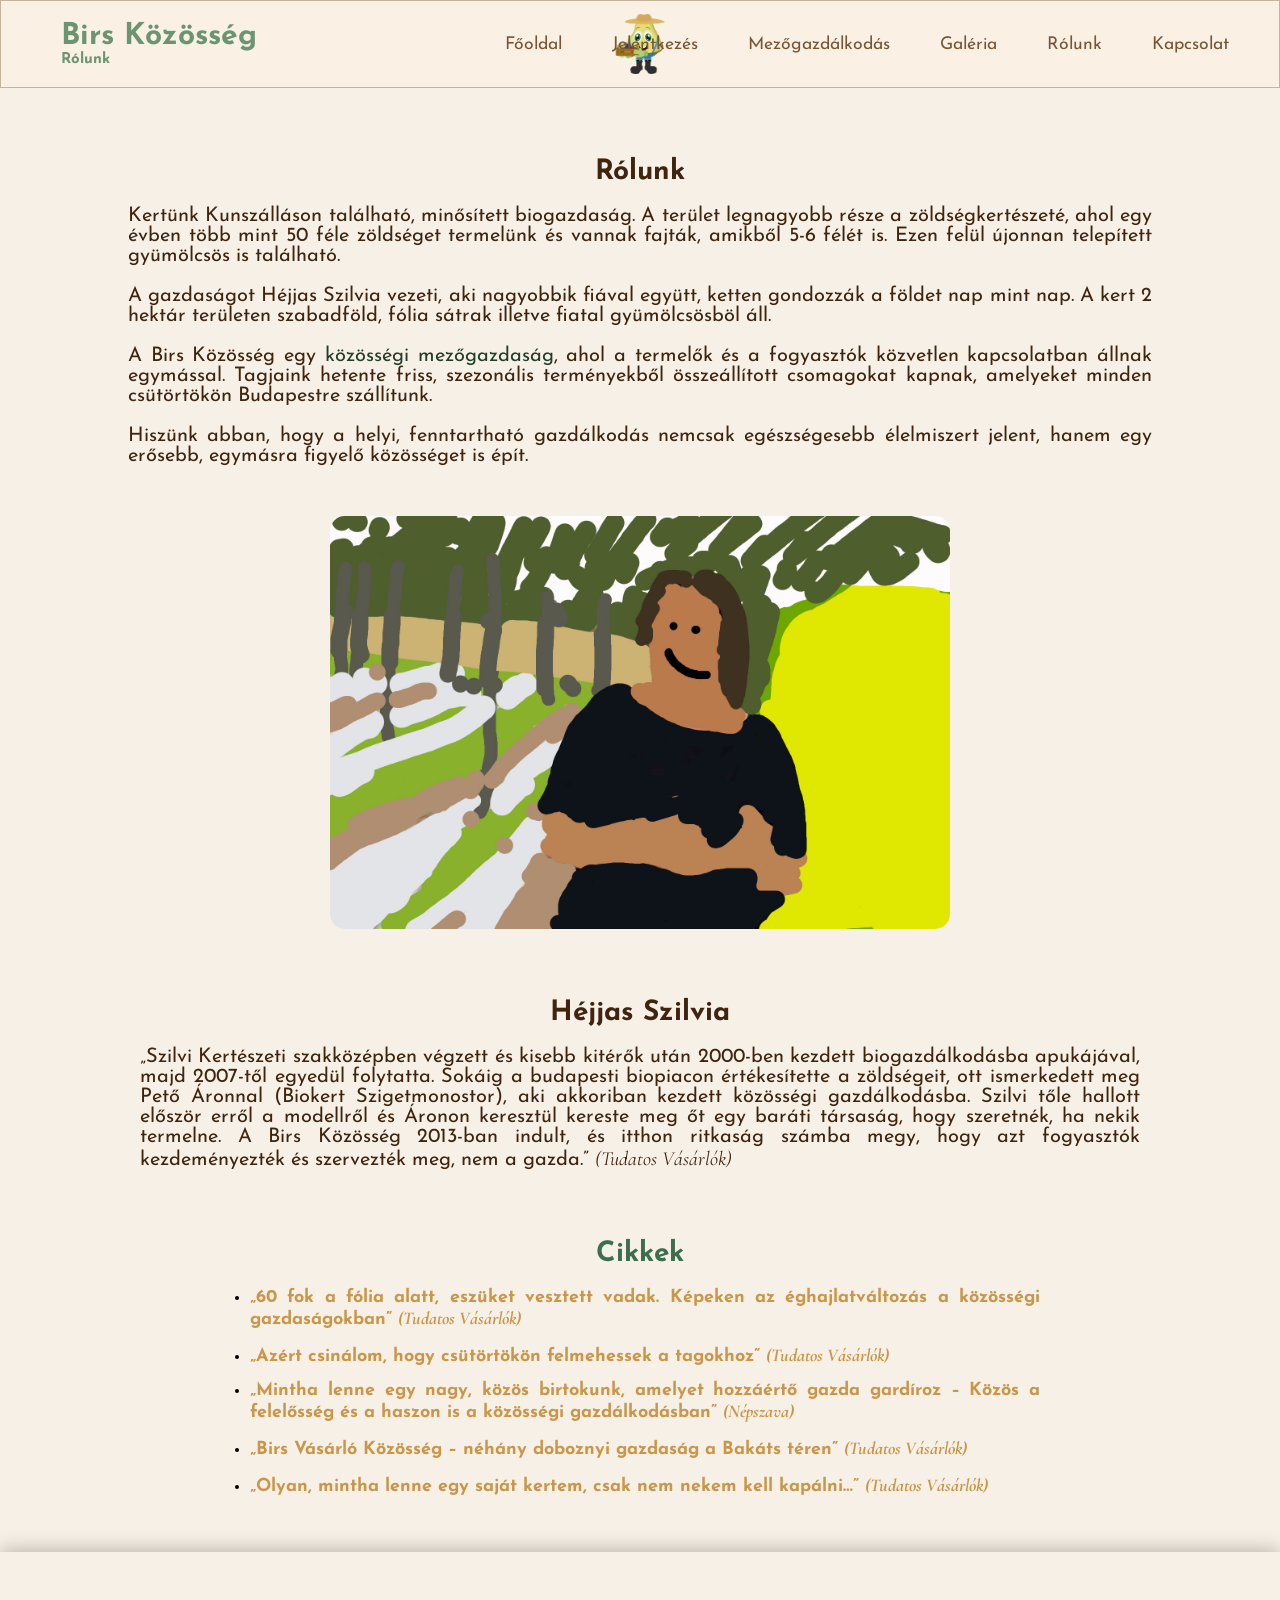
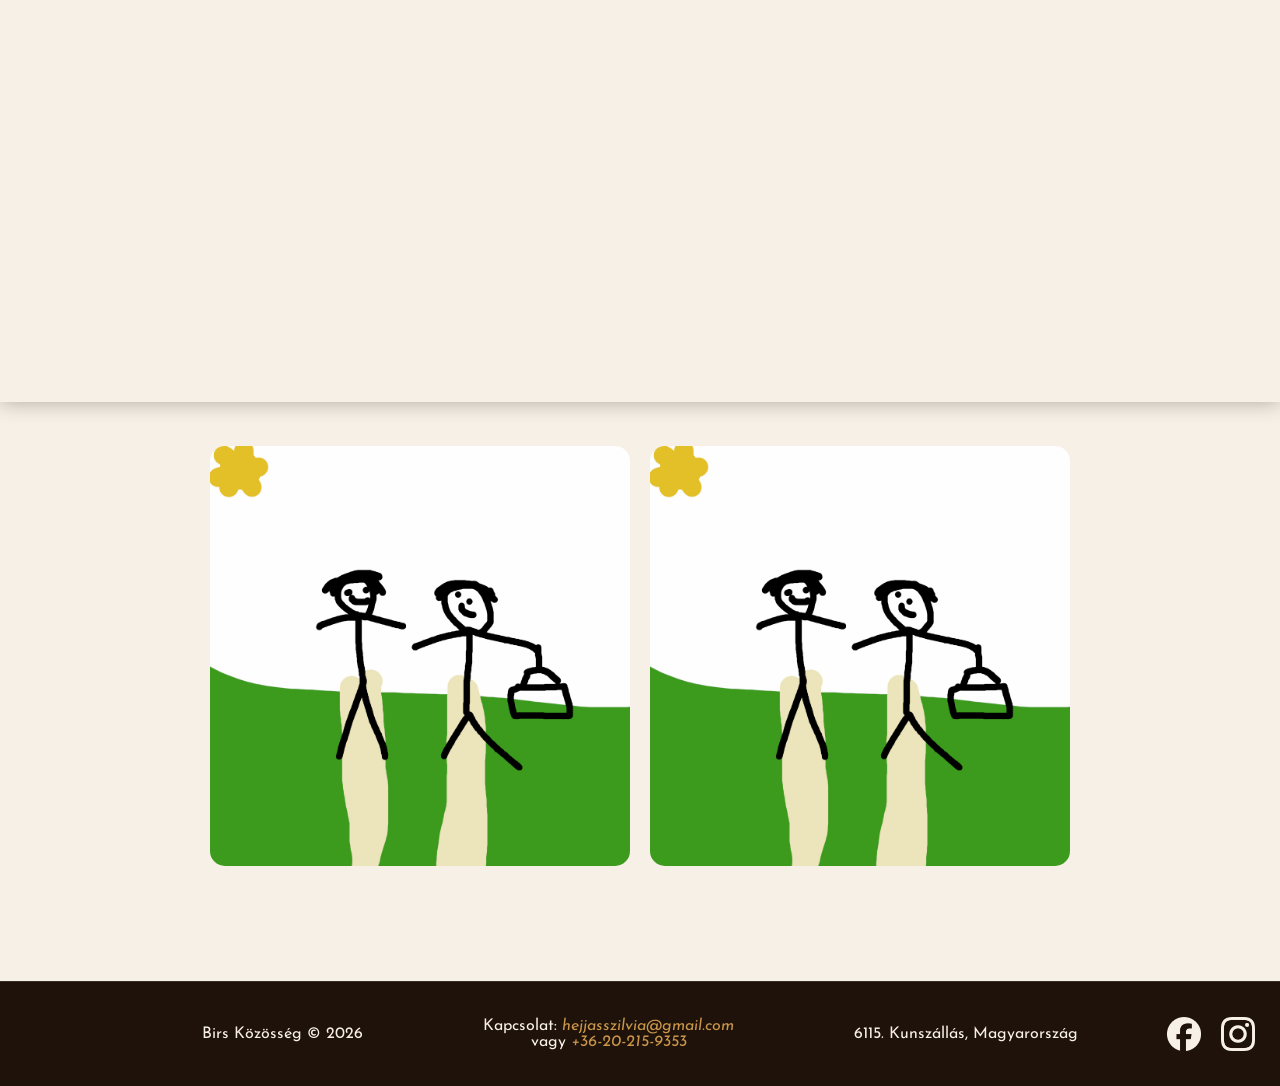
<file: rolunk.html>
<!DOCTYPE html>
<html lang="en">
<head>
    <meta charset="UTF-8">
    <meta name="viewport" content="width=device-width, initial-scale=1.0">  

    <link rel="preconnect" href="https://fonts.googleapis.com">
    <link rel="preconnect" href="https://fonts.gstatic.com" crossorigin>
    <link href="https://fonts.googleapis.com/css2?family=Cormorant+Garamond:ital,wght@0,300..700;1,300..700&family=Josefin+Sans:ital,wght@0,100..700;1,100..700&display=swap" rel="stylesheet">

    <link rel="stylesheet" href="style.css">
    <script src="script.js"></script>
    <link rel="shortcut icon" href="img/logoszel.png" type="image/x-icon">

    <title>Birs Közösség</title>
</head>
<body>
    <header>
        
        <div>
        <a class="header-bal" href="index.html">
            Birs Közösség
        </a>
        <p class="p-bal">Rólunk</p>
        </div>
    <a href="index.html">
    <img src="img/logoszel.png" alt="logo">
    </a>
    
    <button class="nav-toggle" aria-expanded="false" aria-controls="main-nav" type="button">
        <span class="sr-only">Toggle navigation</span>
        <img src="img/menu.svg" alt="Menu" width="35" height="35">
    </button>
   
   <ul class="nav" id="main-nav">
        <li><a href="index.html">Főoldal</a></li>
        <li><a href="jelentkezes.html">Jelentkezés</a></li>
        <li><a href="mezo.html">Mezőgazdálkodás</a></li>
        <li><a href="galeria.html">Galéria</a></li>
        <li><a href="rolunk.html">Rólunk</a></li>
        <li><a href="kapcsolat.html">Kapcsolat</a></li>
    </ul>
    </header>

    <div class="rolunk">
        <h1>Rólunk</h1>
        <p>Kertünk Kunszálláson található, minősített biogazdaság. A terület legnagyobb része a zöldségkertészeté, ahol egy évben több mint 50 féle zöldséget termelünk és vannak fajták, amikből 5-6 félét is. Ezen felül újonnan telepített gyümölcsös is található.</p>

        <p>A gazdaságot Héjjas Szilvia vezeti, aki nagyobbik fiával együtt, ketten gondozzák a földet nap mint nap. A kert 2 hektár területen szabadföld, fólia sátrak illetve fiatal gyümölcsösböl áll.</p>

        <p>A Birs Közösség egy <a href="mezo.html">közösségi mezőgazdaság</a>, ahol a termelők és a fogyasztók közvetlen kapcsolatban állnak egymással. Tagjaink hetente friss, szezonális terményekből összeállított csomagokat kapnak, amelyeket minden csütörtökön Budapestre szállítunk.</p>

        <p>Hiszünk abban, hogy a helyi, fenntartható gazdálkodás nemcsak egészségesebb élelmiszert jelent, hanem egy erősebb, egymásra figyelő közösséget is épít.</p>

    </div>

    <div class="moved-image">
        <img src="img/aa3.jpg" alt="Héjjas Szilvia (Tudatos Vásárlók)">
    </div>

    <div class="jelentkezes">
        <h1>Héjjas Szilvia</h1>
        <p>„Szilvi Kertészeti szakközépben végzett és kisebb kitérők után 2000-ben kezdett biogazdálkodásba apukájával, majd 2007-től egyedül folytatta. Sokáig a budapesti biopiacon értékesítette a zöldségeit, ott ismerkedett meg Pető Áronnal (Biokert Szigetmonostor), aki akkoriban kezdett közösségi gazdálkodásba. Szilvi tőle hallott először erről a modellről és Áronon keresztül kereste meg őt egy baráti társaság, hogy szeretnék, ha nekik termelne. A Birs Közösség 2013-ban indult, és itthon ritkaság számba megy, hogy azt fogyasztók kezdeményezték és szervezték meg, nem a gazda.” <span class="c">(Tudatos Vásárlók)</span></p>
    </div>

    <div class="cikkek">
        <h1>Cikkek</h1>
        <ul>
        <li><a target="_blank" href="https://tudatosvasarlo.hu/klimavaltozas-aszaly-vadkar-kozossegi-gazdasag/">„60 fok a fólia alatt, eszüket vesztett vadak. Képeken az éghajlatváltozás a közösségi gazdaságokban” <span class="c">(Tudatos Vásárlók)</span></a></li>
        <li><a target="_blank" href="https://tudatosvasarlo.hu/birs-kozosseg/">„Azért csinálom, hogy csütörtökön felmehessek a tagokhoz” <span class="c">(Tudatos Vásárlók)</span></a></li>
        <li><a target="_blank" href="https://nepszava.hu/3188909_kozossegi-gazdalkodas-magyarorszag-elelmiszer-termeles-birs-kozosseg">„Mintha lenne egy nagy, közös birtokunk, amelyet hozzáértő gazda gardíroz – Közös a felelősség és a haszon is a közösségi gazdálkodásban” <span class="c">(Népszava)</span></a></li>
        <li><a target="_blank" href="https://tudatosvasarlo.hu/zoldsegkozosseg-belvarosban/">„Birs Vásárló Közösség – néhány doboznyi gazdaság a Bakáts téren” <span class="c">(Tudatos Vásárlók)</span></a></li>
        <li><a target="_blank" href="https://tudatosvasarlo.hu/olyan-mintha-lenne-egy-sajat-kertem-csak-nem-nekem-kell-kapalni/?fbclid=IwY2xjawSYt2RleHRuA2FlbQIxMABicmlkETFVOEJHa2tIemg1Y0dIaGxTc3J0YwZhcHBfaWQQMjIyMDM5MTc4ODIwMDg5MgABHiNqjBaW6PppQfS4XPS8uKcQJh8lK7xiEr-RmmuRo0vtgw_fMQdJF7Xfzjad_aem_i2lK4SXGwH7oVSpvZrkFCA">„Olyan, mintha lenne egy saját kertem, csak nem nekem kell kapálni…” <span class="c">(Tudatos Vásárlók)</span></a></li>
        </ul>
    </div>

    <div class="googlemap"><iframe src="https://www.google.com/maps/embed?pb=!1m18!1m12!1m3!1d1948.2453176277993!2d19.743360210250742!3d46.76470354682255!2m3!1f0!2f0!3f0!3m2!1i1024!2i768!4f13.1!3m3!1m2!1s0x4743c300609ea059%3A0xd8f1f48bfee12e53!2zQmlycyBrw7Z6w7Zzc8OpZw!5e1!3m2!1shu!2shu!4v1781684205105!5m2!1shu!2shu" width="600" height="450" style="border:0;" allowfullscreen="" loading="lazy" referrerpolicy="no-referrer-when-downgrade"></iframe></div>

    <div class="rolunkimg">
        <img src="img/aa2.jpg" alt="Tudatos Vásárlók1">
        <img src="img/aa2.jpg" alt="Tudatos Vásárlók2">

    </div>

    <footer class="site-footer">
        <div class="footer-content">
            <p>Birs Közösség &copy; 2026</p>
            <p>Kapcsolat: <span style="font-style: italic; color: var(--straw);">hejjasszilvia@gmail.com</span><br> vagy <span style="font-style: italic; color: var(--straw);"> +36-20-215-9353</span></p>
            <p>6115. Kunszállás, Magyarország</p>
        </div>
        <div class="footer-social">
            <a href="https://www.facebook.com/groups/141650276009754/" target="_blank" rel="noopener noreferrer">
                <img src="img/facebook-app-round-white-icon.webp" alt="Facebook logo">
            </a>
            <a href="https://www.instagram.com/birskozosseg/" target="_blank" rel="noopener noreferrer">
                <img src="img/instagram-white-icon.webp" alt="Instagram logo">
            </a>
        </div>
    </footer>
</body>
</html>
</file>
<file: style.css>
:root {
    --soil: #1e120a;
    --bark: #3f2510;
    --clay: #7a5535;
    --straw: #c9964a;
    --cream: #f7f0e6;
    --sage: #6b9472;
    --meadow: #3d6e4e;
    --meadow2: #233d2c;
    --mist: #dde8e0;
    --dusk: #c4b49e;
    --white: #fdfaf6;
}

@keyframes fadeInUp {
    from {
        opacity: 0;
        transform: translateY(30px);
    }
    to {
        opacity: 1;
        transform: translateY(0);
    }
}

.ease-in {
    animation: fadeInUp 0.4s ease-in-out forwards;
}

.ease-in {
    animation-delay:calc(var(--animation-delay, 0s) / 5);
}

::-webkit-scrollbar {
  background: var(--dusk);
  width: 12px;
  height: 14px;
}

::-webkit-scrollbar-button {
  background: var(--bark);
}

::-webkit-scrollbar-thumb {
  background: var(--bark);
  border-radius: 10px;
}

::-webkit-scrollbar-thumb:hover {
  border: var(--clay) 3px solid;
  cursor: pointer;
}



body{
    background-color: var(--cream);
    margin: 0px;
    font-family: "Josefin Sans", sans-serif;
}

.c{
    font-family: 'Cormorant Garamond', serif;
    font-style: italic;
}



::selection {
    background: var(--clay);
    color: var(--white);
    text-shadow:none;
}

::-moz-selection {
    background: var(--clay);
    color: var(--white);
    text-shadow:none;
}

header{
    position: relative;
    background: #faf1e4;
    backdrop-filter: blur(10px);
    border: 1px solid var(--dusk);
    padding: 20px 40px;
    display: flex;
    justify-content: space-between;
    align-items: center;
}

header .nav {
    font-size: 1.1rem;
    z-index: 1;
    margin: 0;
    padding: 0;
    list-style: none;
    display: flex;
    gap: 30px;
}

header .nav li a {
    padding: 5px 10px;
    border-radius: 7px;
    text-decoration: none;
    color: var(--clay);
    transition: .5s cubic-bezier(0.075, 0.82, 0.165, 1);
}

header .nav li a:hover {
    background-color: var(--clay);
    color: var(--white);
}

header img {
    position: absolute;
    left: 50%;
    top: 50%;
    transform: translate(-50%, -50%);
    height: 60px;
}

header .header-bal:any-link{
    font-weight: bold;
    z-index: 1;
    padding-left: 20px;
    display: flex;
    flex-direction: row;
    gap: 40px;
    font-size: 30px;
    color: var(--sage);
    margin: 0px;
    text-decoration: none;
    transition: .5s cubic-bezier(0.075, 0.82, 0.165, 1);
}

header .header-bal:any-link:hover{
    color: var(--clay);
}

header .p-bal {
    font-weight: bold;
    z-index: 1;
    padding-left: 20px;
    display: flex;
    flex-direction: row;
    gap: 40px;
    font-size: 15px;
    color: var(--sage);
    margin: 0px;
}

header .nav-toggle {
    display: none;
    border: none;
    background: transparent;
    padding: 10px;
    cursor: pointer;
    z-index: 2;
}

header .nav-toggle img {
    display: block;
    width: 35px;
    height: 35px;
    object-fit: contain;
}

.sr-only {
    position: absolute;
    width: 1px;
    height: 1px;
    padding: 0;
    margin: -1px;
    overflow: hidden;
    clip: rect(0, 0, 0, 0);
    white-space: nowrap;
    border: 0;
}

.atadopontok{
    max-width: 800px;
    margin-top: 50px;
    margin-left: auto;
    margin-right: auto;
}

.atadopontok h1{
    font-size: 30px;
    font-weight: bold;
    color: var(--straw);
    margin-bottom: 20px;
    text-align: center;
}
.atadopontok li{
    margin-bottom: 14px;

}
.atadopontok li a:any-link{
    font-size: 17px;
    font-weight: bold;
    text-decoration: none;
    color: var(--bark);
}

.atadopontok li a:hover{
    color: var(--clay);
}

.jelentkezes{
    color: var(--meadow2);
    
    max-width: 1000px;
    margin-top: 70px;
    margin-left: auto;
    margin-right: auto;
}

.jelentkezes h1{
    font-size: 28px;
    font-weight: bold;
    color: var(--bark);
    margin-bottom: 20px;
    text-align: center;
}

.jelentkezes p{
    font-size: 20px;
    color: var(--bark);
    margin-bottom: 10px;
    text-align: justify;
}

.rolunk{
    color: var(--meadow2);
    
    max-width: 80%;
    margin-top: 70px;
    margin-left: auto;
    margin-right: auto;
}

.rolunk h1{
    font-size: 28px;
    font-weight: bold;
    color: var(--bark);
    margin-bottom: 10px;
    text-align: center;
}

.rolunk p{
    font-size: 20px;
    color: var(--bark);
    margin-bottom: 10px;
    text-align: justify;
}

.rolunk a:any-link{
    color: var(--meadow2);
    text-decoration: none;
}

.gallery-section {
    max-width: 1200px;
    margin: 0 auto;
    padding: 40px 20px;
}

.gallery-header {
    text-align: center;
    margin-bottom: 32px;
}

.gallery-header h1 {
    font-size: 36px;
    color: var(--meadow);
    margin-bottom: 12px;
}

.gallery-header p {
    font-size: 18px;
    color: var(--bark);
    max-width: 760px;
    margin: 0 auto;
}

.gallery-grid {
    display: grid;
    grid-template-columns: repeat(auto-fit, minmax(220px, 1fr));
    gap: 18px;
}

.gallery-item {
    font-style: italic;
    background: var(--cream);
    border: 2px solid var(--dusk);
    border-radius: 20px;
    overflow: hidden;
    cursor: pointer;
    text-align: left;
    padding: 0;
    display: flex;
    flex-direction: column;
    transition: transform 0.5s cubic-bezier(0.075, 0.82, 0.165, 1), box-shadow 0.4s cubic-bezier(0.075, 0.82, 0.165, 1);
}

.gallery-item:hover {
    transform: translateY(-4px);
    box-shadow: 0 16px 30px rgba(0, 0, 0, 0.12);
}

.gallery-item img {
    width: 100%;
    height: 190px;
    object-fit: cover;
    display: block;
}

.gallery-item-caption {
    padding: 14px 16px;
    font-size: 16px;
    color: var(--bark);
    background: var(--white);
}

.gallery-modal {
    position: fixed;
    inset: 0;
    display: none;
    justify-content: center;
    align-items: center;
    z-index: 999;
}

.gallery-modal.open {
    display: flex;
}

.gallery-modal-backdrop {
    position: absolute;
    inset: 0;
    background: rgba(15, 12, 8, 0.85);
}

.gallery-modal-content {
    position: relative;
    width: min(100%, 980px);
    max-height: 90vh;
    z-index: 1;
    display: flex;
    flex-direction: column;
    gap: 14px;
}

.gallery-modal img {
    width: 100%;
    max-height: 75vh;
    object-fit: contain;
    border-radius: 20px;
    background: rgba(0, 0, 0, 0.76);
}

.gallery-modal-close {
    position: absolute;
    top: -50px;
    right: -50px;
    background: rgba(255, 255, 255, 0.14);
    border: none;
    width: 48px;
    height: 48px;
    border-radius: 50%;
    cursor: pointer;
    z-index: 2;
}

.gallery-modal-close img {
    width: 120%;
    height: 120%;
    transform: translate(-5%, -5%);
    object-fit: contain;
    display: block;
    background: transparent;
}

.gallery-modal-controls {
    display: flex;
    align-items: center;
    justify-content: space-between;
    gap: 12px;
}

.gallery-modal-caption {
    flex: 1;
    color: var(--cream);
    font-size: 18px;
    text-align: center;
    min-height: 42px;
}

.gallery-next{
    margin-bottom: 0px;
}

.gallery-modal button {
    border: none;
    background: rgba(255,255,255,0.14);
    color: var(--cream);
    padding: 12px 18px;
    border-radius: 999px;
    cursor: pointer;
    transition: background 0.2s ease;
}

.gallery-modal button:hover {
    background: rgba(255,255,255,0.22);
}

#leaflet-js-map {
    margin-left: auto;
    margin-right: auto;
    max-width: 400px;
    height: 400px;  
    margin-top: 30px;
    margin-bottom: 30px;
    border-radius: 30px;
    box-shadow: 0px 0px 20px rgba(0, 0, 0, 0.3);
}

.googlemap{
    margin-left: auto;
    margin-right: auto;
}

.googlemap iframe {
    width: 100%;
    height: 450px;
    border: 0;
    box-shadow: 0px 0px 20px rgba(0, 0, 0, 0.3);
}

.site-footer {
    background-color: var(--soil);
    color: var(--cream);
    padding: 20px 18px;
    text-align: center;
    border-top: 1px solid rgba(255, 255, 255, 0.12);
}

.site-footer .footer-content {
    display: flex;
    flex-direction: row;
    gap: 120px;
    align-items: center;
    justify-content: center;
}

.footer-social {
    position: absolute;
    top: 50%;
    right: 25px;
    transform: translateY(-50%);
    display: flex;
    flex-direction: row;
    gap: 20px;
}

.footer-social a {
    display: inline-flex;
    width: 34px;
    height: 34px;
}

.footer-social a:hover {
    filter: brightness(0.8) saturate(3);
}

.footer-social img {
    width: 100%;
    height: 100%;
    object-fit: contain;
    display: block;
}

.site-footer p:hover {
    color: var(--dusk);
}

@media (min-width: 1001px) {
    body {
        min-height: 100vh;
        position: relative;
        padding-bottom:180px;
    }

    .site-footer {
        position: absolute;
        left: 0;
        right: 0;
        bottom: 0;
    }
}

.kertlat {
    display: flex;
    align-items: center;
    gap: 30px;
    flex-wrap: wrap;
    max-width: 1200px;
    margin: 0 auto;
    padding: 30px 20px;
}

.kertlat .jelentkezes {
    flex: 1 1 320px;
    min-width: 280px;
}

.kertlat img {
    max-width: 600px;
    width: 100%;
    border-radius: 15px;
    height: auto;
    display: block;
    margin: 0 auto;
}

.cikkek {
    max-width: 800px;
    margin: 0 auto;
    padding: 40px 20px;
}
.cikkek h1 {
    font-size: 28px;
    color: var(--meadow);
    margin-bottom: 20px;
    text-align: center;
}

.cikkek ul{
    padding-left: 10px;
}

.cikkek li{
    margin-bottom: 15px;
    text-align: justify;
}
.cikkek a{
    font-size: 18px;
    text-decoration: none;
    color: var(--straw);
    font-weight: bold;
}

.cikkek a:hover{
    color: var(--meadow);
}

.kapcssocial {
    display: flex;
    justify-content: center;
    gap: 40px;
    margin-top: 60px;
    margin-bottom: 60px;
}

.kapcssocial img {
    filter: brightness(0.7) invert(0) saturate(6);
    width: 70px;
    height: 70px;
    object-fit: contain;
    transition: transform 0.3s cubic-bezier(0.075, 0.82, 0.165, 1), filter 0.3s cubic-bezier(0.075, 0.82, 0.165, 1);
}

.kapcssocial img:hover {
    filter: brightness(0.8) invert(0) saturate(8);
}

.mezo{
    max-width: 1000px;
    margin: 0 auto;
    padding: 20px 20px;
}

.mezo h1 {
    font-size: 50px;
    color: var(--meadow);
    margin-bottom: 45px;
    text-align: center;
}

.mezo h2 {
    font-size: 28px;
    color: var(--bark);
    margin-top: 70px;
    margin-bottom: 30px;
    text-align: center;
}

.mezo p {
    font-size: 24px;
    color: var(--bark);
    margin-bottom: 10px;
    text-align: justify;
}

.mezo ul {
    margin-top: 30px;
    padding-left: 20px;
}

.mezo li {
    margin-bottom: 20px;
    font-size: 20px;
    color: var(--bark);
}

.mezo a {
    color: var(--meadow);
    text-decoration: none;
    font-weight: bold;
    transition: 0.3s cubic-bezier(0.075, 0.82, 0.165, 1);
    background: transparent;
    padding: 10px 12px;
    border-radius: 10px;
}

.mezo a:hover {
    background: var(--meadow2);
    color: var(--sage);
}

.mezo iframe {
    margin-top: 30px;
    margin-bottom: 30px;
    width: 100%;
    aspect-ratio: 16 / 9;
    border: 0;
    box-shadow: 0px 5px 20px rgba(0, 0, 0, 0.3);
    border-radius: 15px;
}

.mezo img{
    margin-top: 30px;
    margin-bottom: 30px;
    width: 100%;
    max-width: 600px;
    height: auto;
    border-radius: 15px;
    display: block;
    margin-left: auto;
    margin-right: auto;
    box-shadow: 5px 5px 20px rgba(0, 0, 0, 0.3);
}

.rolunkimg {
    display: flex;
    flex-wrap: wrap;
    justify-content: center;
    gap: 20px;
    max-width: 900px;
    margin: 40px auto;
}

.rolunkimg img {
    width: calc(50% - 10px);
    max-width: 420px;
    height: auto;
    border-radius: 15px;
    object-fit: cover;
}

.moved-image {
    display: flex;
    justify-content: center;
    margin-top: 50px;
}

.moved-image img {
    width: 100%;
    max-width: 620px;
    border-radius: 15px;
    height: auto;
    object-fit: cover;
    display: block;
}

.home {
    max-width: 1200px;
    margin: 0 auto;
    padding: 40px 20px;
    text-align: center;
}

.home h1 {
    font-size: 36px;
    color: var(--meadow);
    margin-bottom: 20px;
}

.home p {
    font-size: 20px;
    color: var(--bark);

}


@media (max-width: 860px) {
    .gallery-item img {
        height: 160px;
    }

    .gallery-modal button {
        padding: 10px 14px;
        font-size: 14px;
    }

    .gallery-modal-caption {
        width: 300%;    
        transform: translateX(-33.3%);
    }


}

@media (max-width: 600px) {
    .gallery-grid {
        grid-template-columns: 1fr;
    }

    .gallery-modal-content {
        width: 100%;
        padding: 16px;
        transform: translateY(60px);
    }

    .gallery-modal-controls {
        flex-direction: column;
        align-items: stretch;
        margin-left: auto;
        margin-right: auto;
        width: 25%;
    }

    .gallery-next{
        margin-bottom: 110px;
    }

    .gallery-modal-close {
        top: -40px;
        right: 15px;
    }

    .rolunkimg {
        flex-direction: column;
        align-items: center;
        gap: 14px;
        max-width: 100%;
        padding: 0 20px;
        box-sizing: border-box;
    }

    .rolunkimg img {
        width: 100%;
        max-width: none;
    }

    .mezo h2 {
        text-align: center;
    }

}

@media (max-width: 1000px) {
    header {
        padding: 20px;
        flex-wrap: wrap;
        align-items: flex-start;
        gap: 20px;
    }

    header > div {
        order: 1;
    }

    header .header-bal:any-link {
        font-size: 24px;
        padding-left: 0;
        gap: 20px;
        margin-top: 18px;
        order: 1;
        
    }

    header .p-bal {
        order: 1;
        margin-top: 0px;
        padding-left: 0;
    }

    header > a:has(img) {
        order: 0;
    }

    header img {
        position: static;
        transform: none;
        height: 50px;
        order: 3;
    }

    header .nav-toggle {
        display: flex;
        order: 2;
        margin-left: auto;
    }

    header .nav {
        width: 100%;
        display: none;
        flex-direction: column;
        gap: 12px;
        margin: 0;
        padding: 10px 0 0;
        order: 4;
        border-top: 1px solid var(--dusk);
    }

    header .nav.open {
        display: flex;
    }

    header .nav li a {
        display: block;
        width: 100%;
        padding: 10px 12px;
    }

    .atadopontok{
        max-width: 90%;
        margin-top: 30px;
    }

    .jelentkezes{
    max-width: 90%;
    }

    .site-footer {
        padding: 18px 14px;
        position: relative;
    }

    .site-footer .footer-content {
        flex-direction: column;
        gap: 12px;
    }

    .footer-social {
        position: absolute;
        top: 50%;
        right: 18px;
        transform: translateY(-50%);
        gap: 20px;
        flex-direction: column;
        align-items: center;
    }

    .kertlat {
        flex-direction: column;
        align-items: stretch;
    }

    .kertlat .jelentkezes,
    .kertlat img {
        width: 100%;
    }

    .googlemap{
        width: 95%;

        margin-left: auto;
        margin-right: auto;
    }
    .googlemap iframe {
        height: 350px;
        border-radius: 15px;
    }

}
</file>
